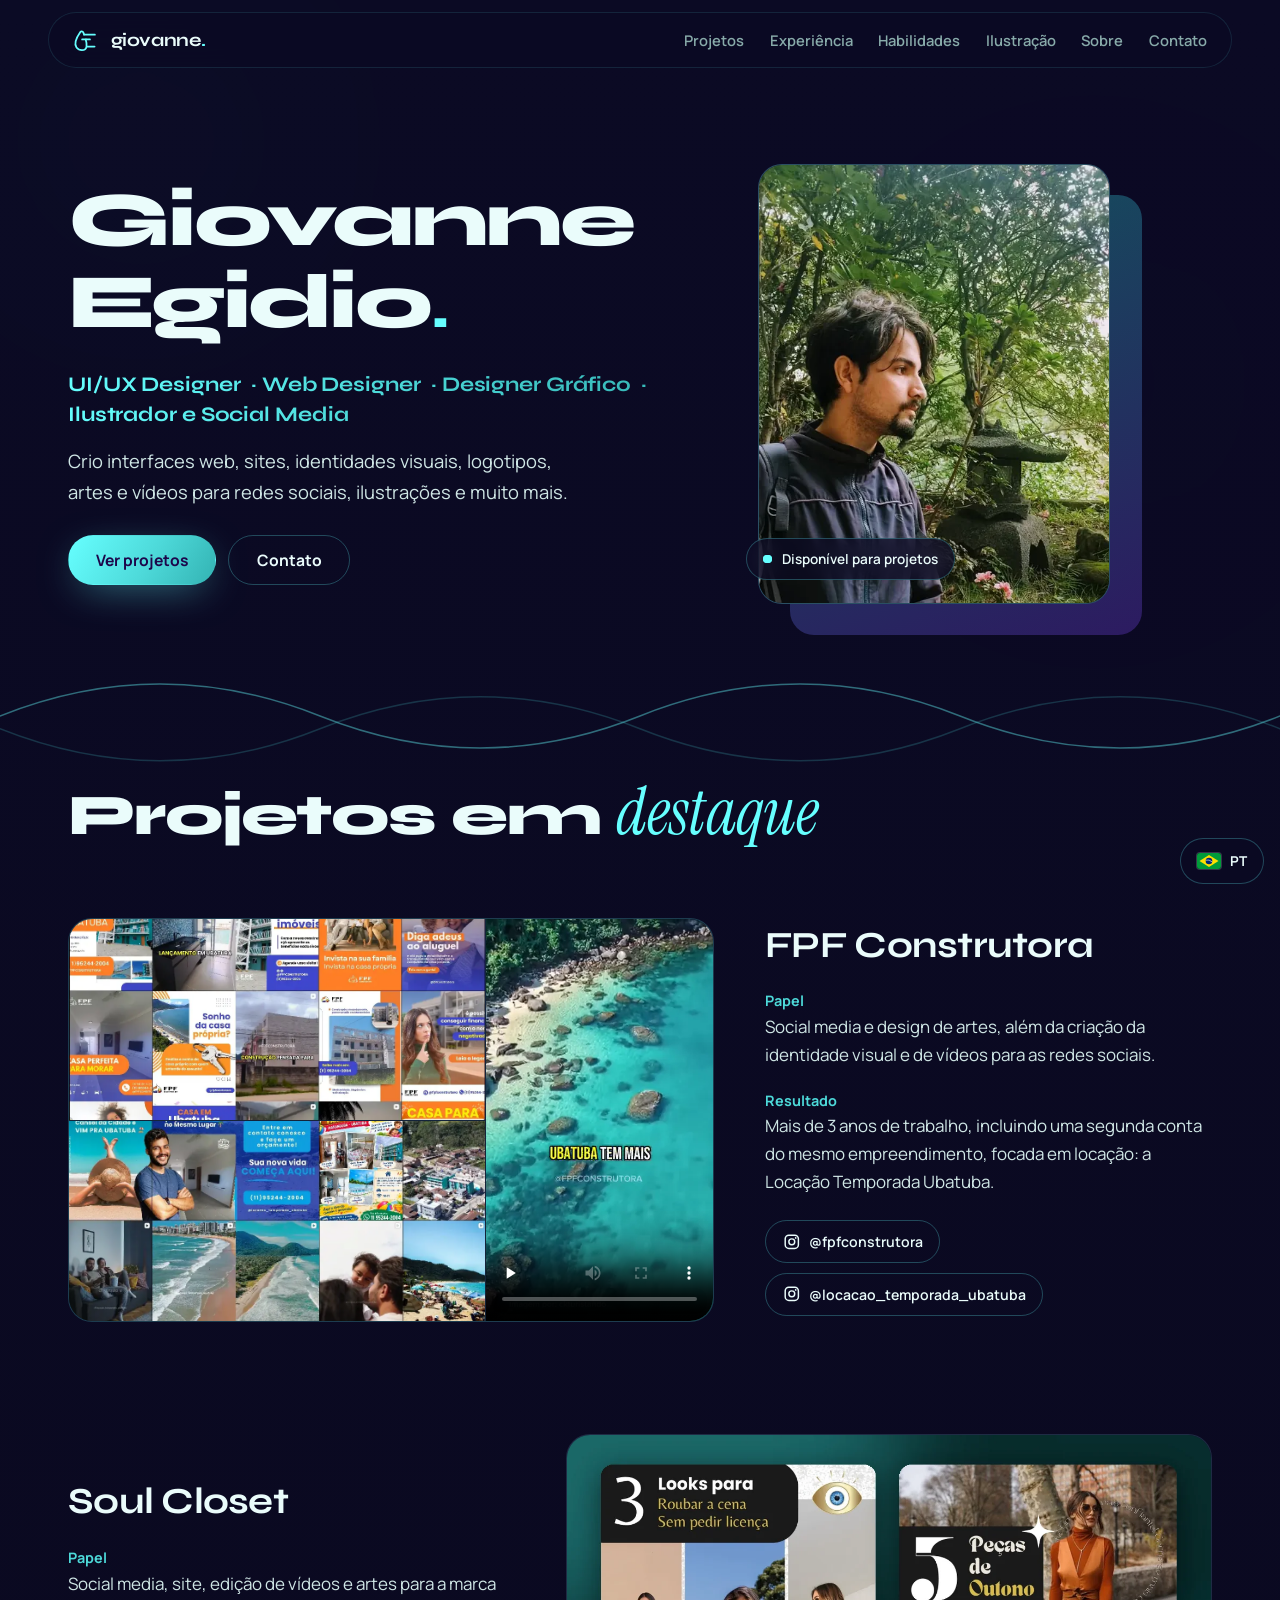
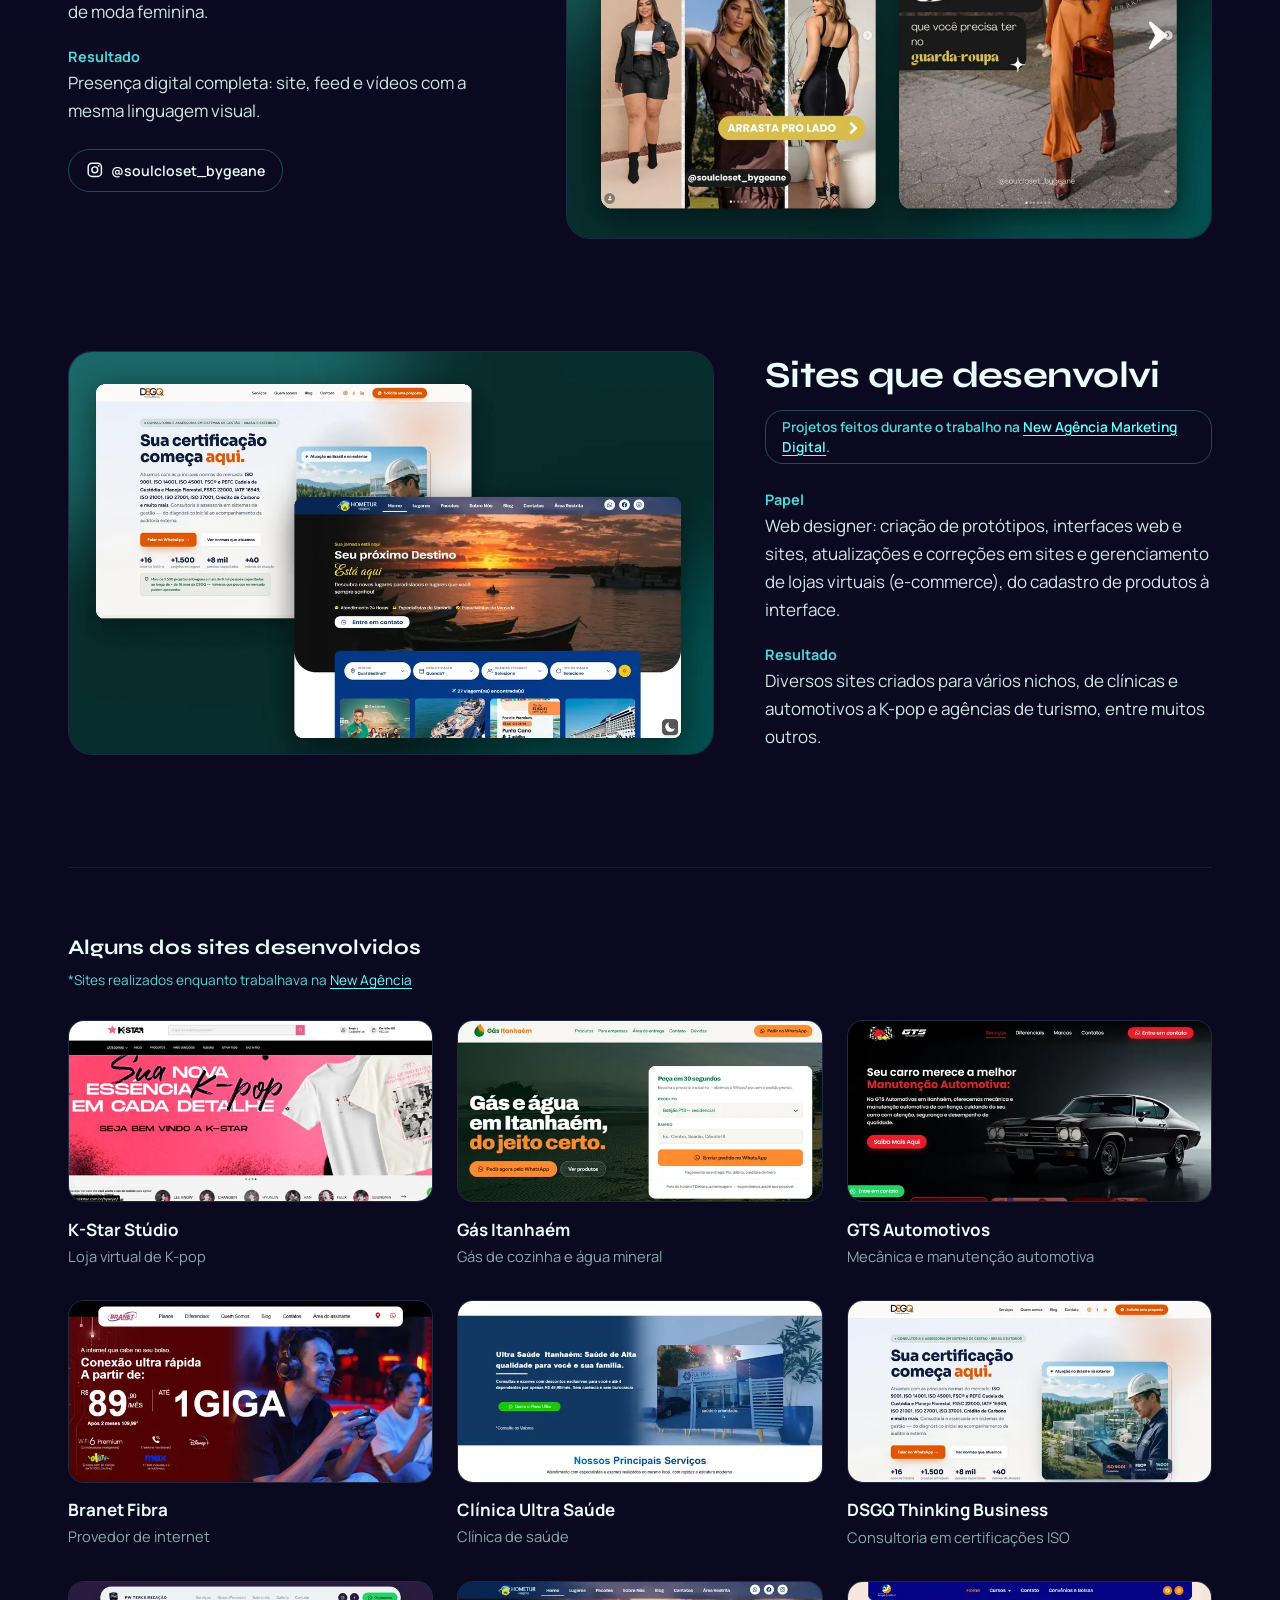
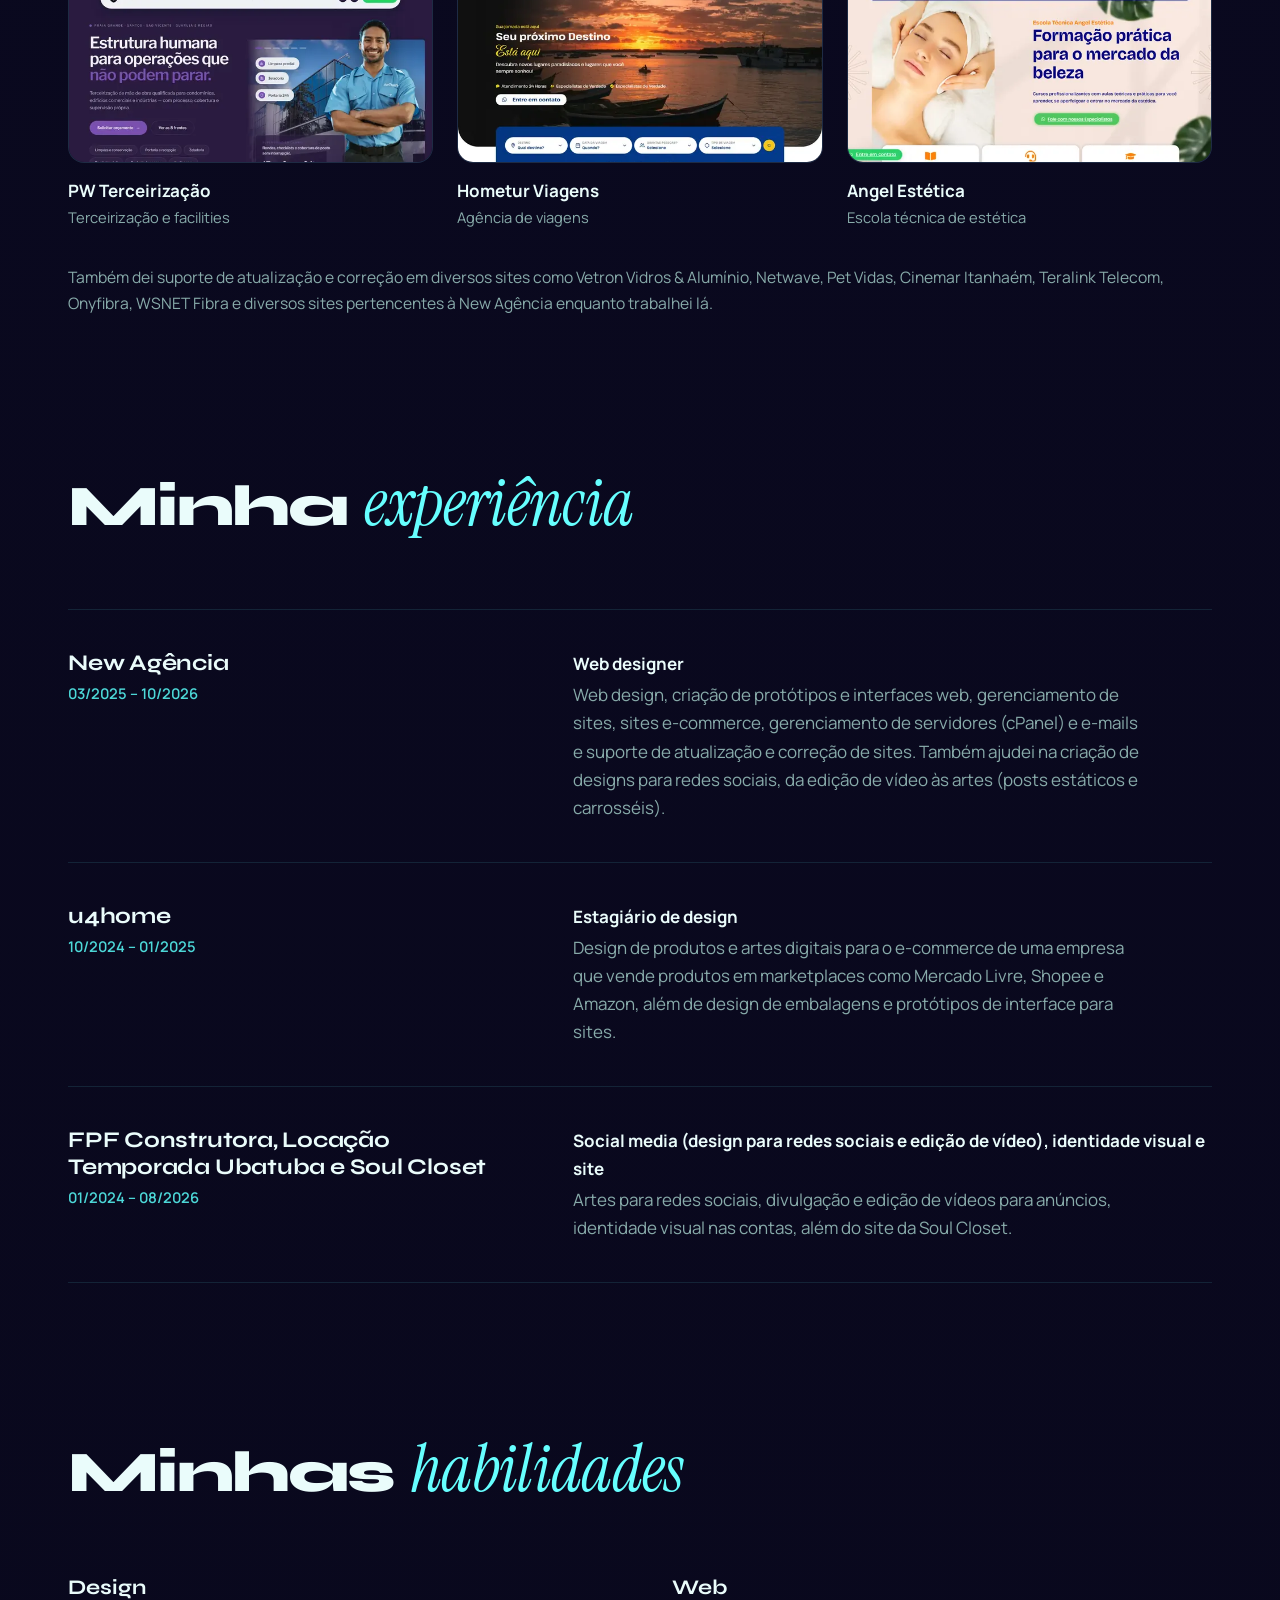
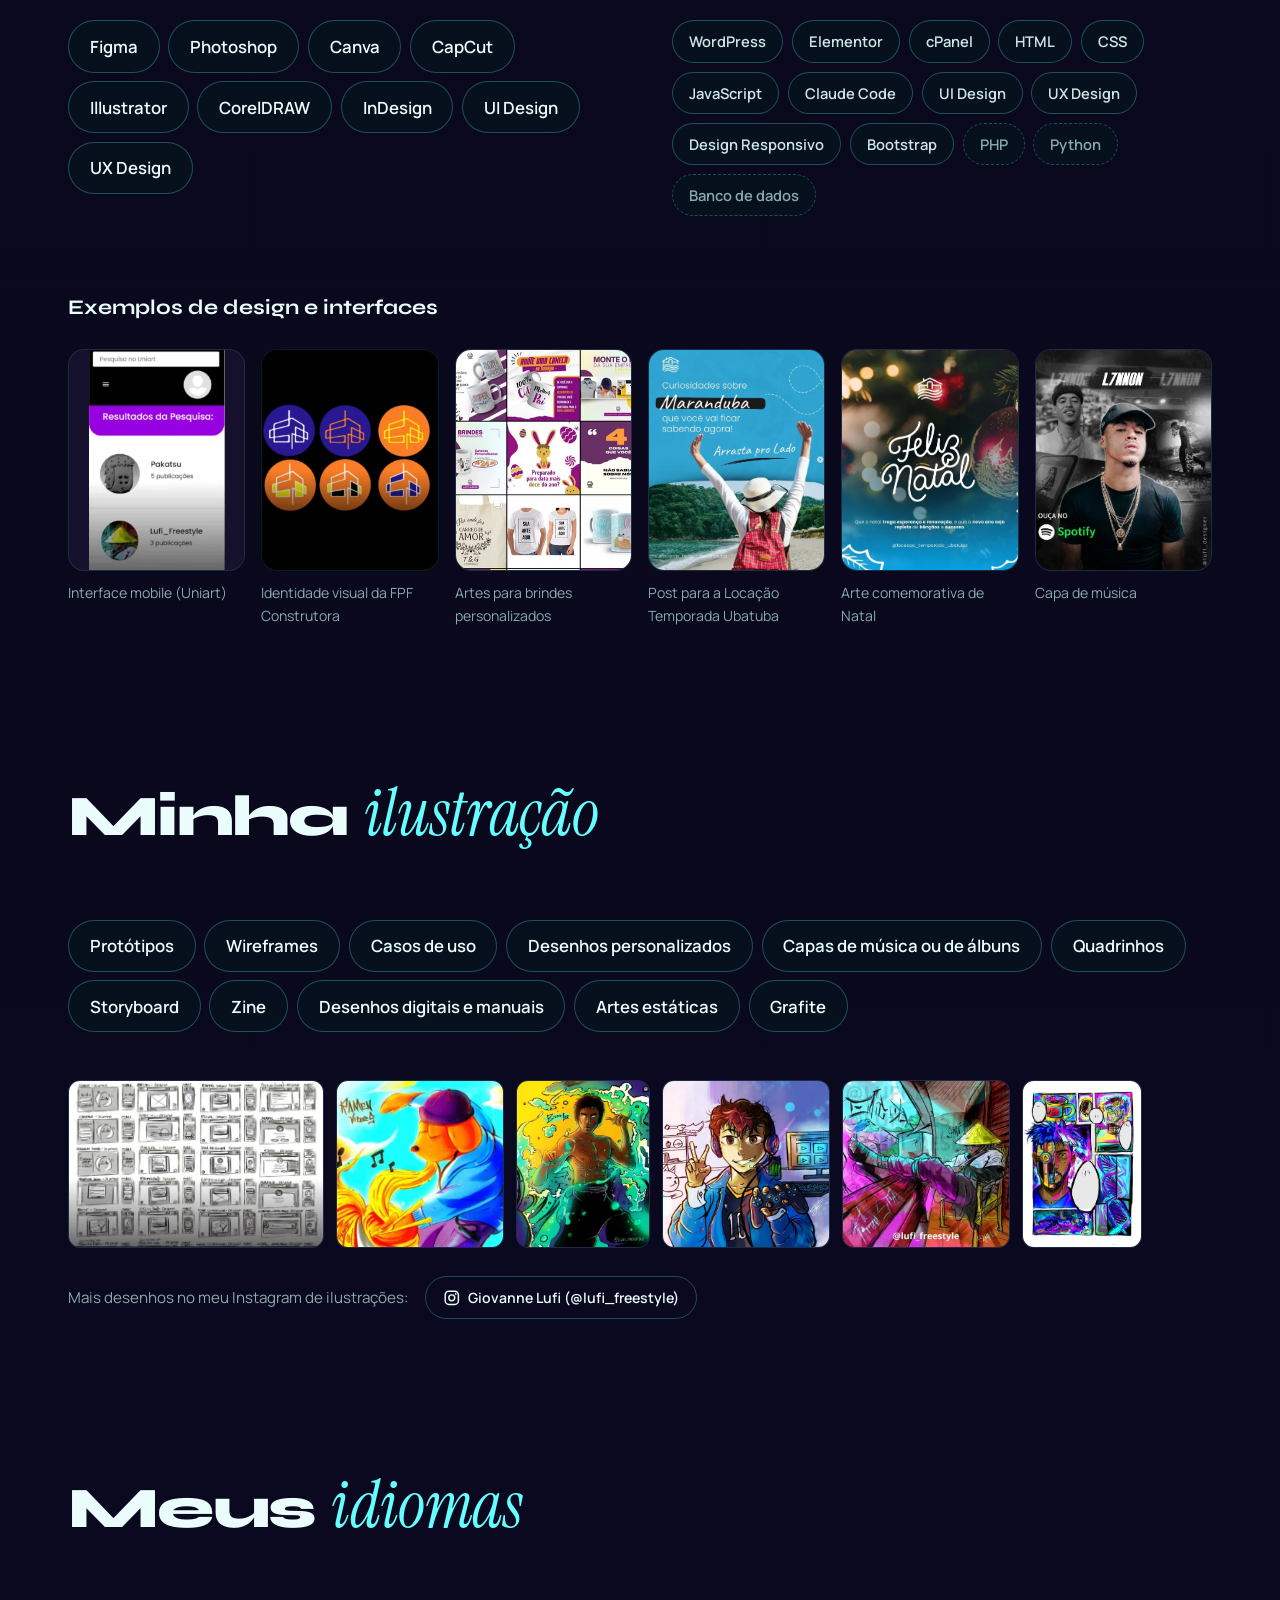
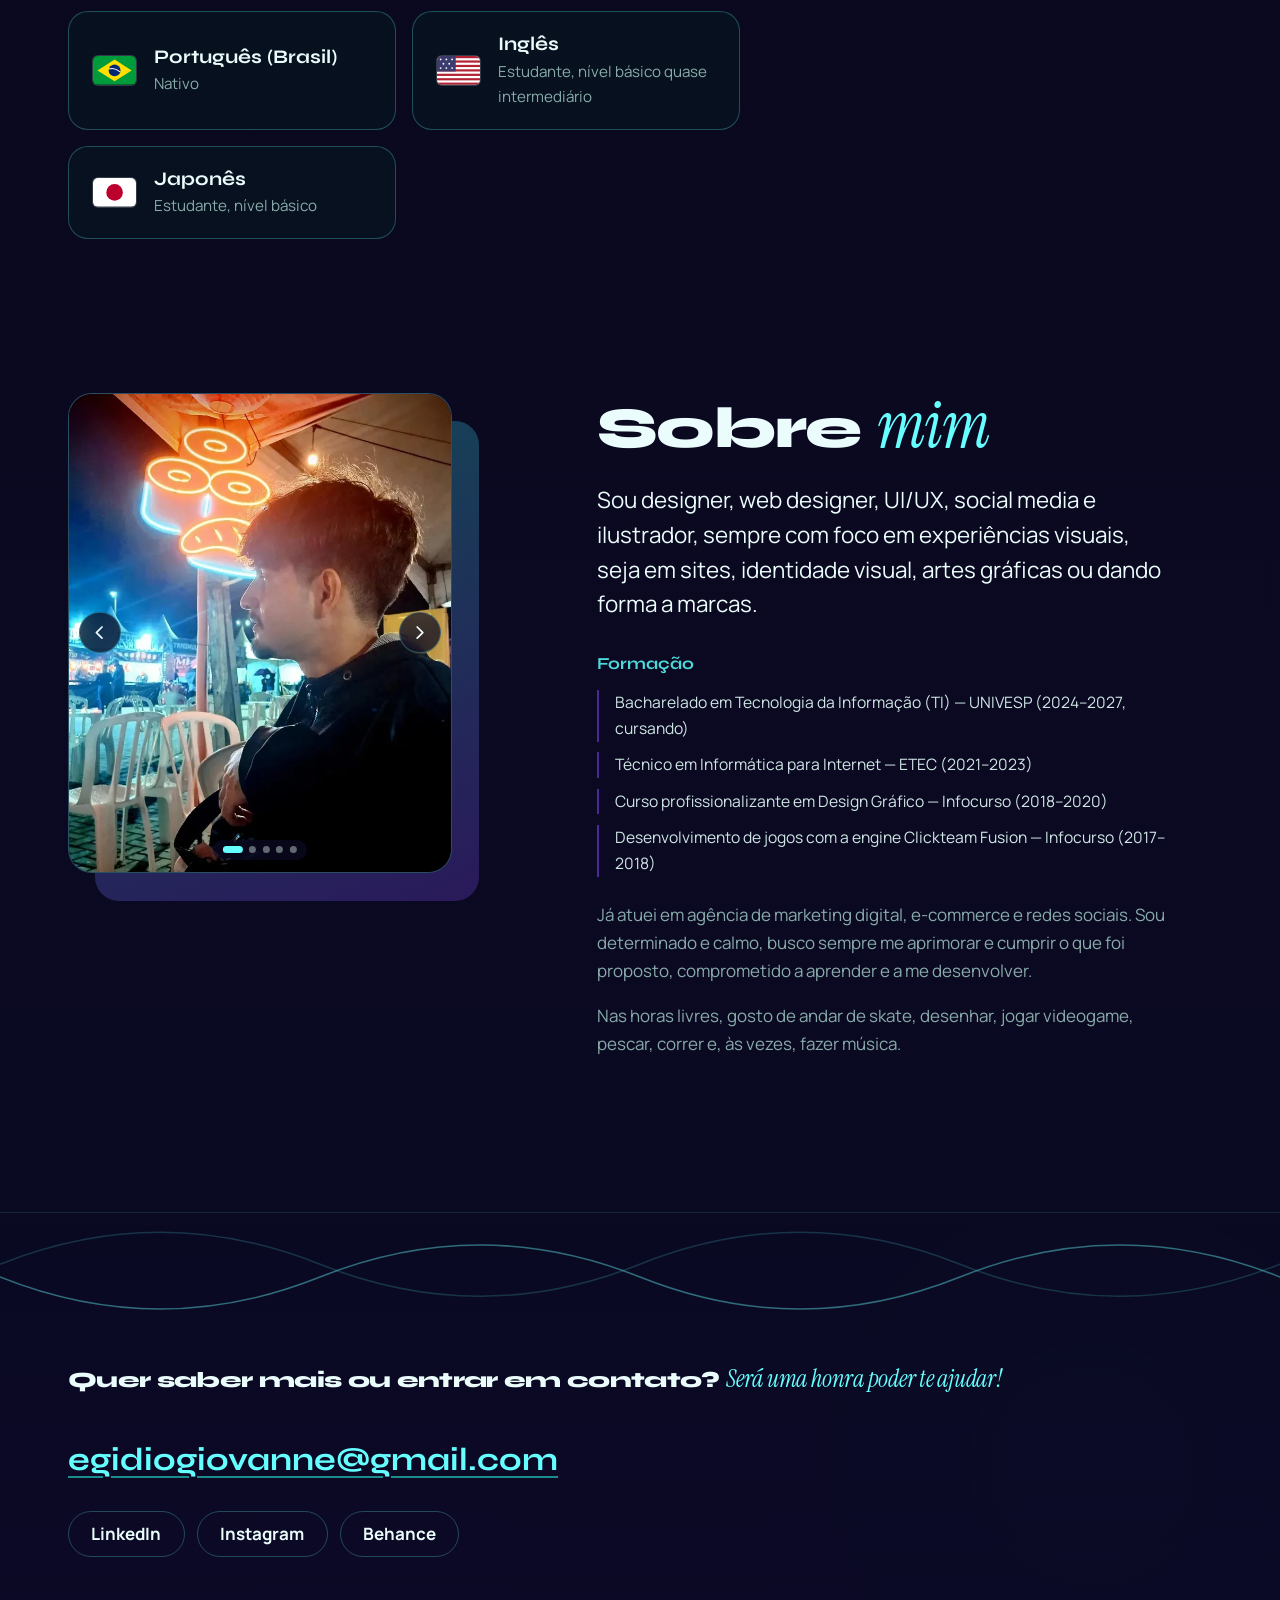
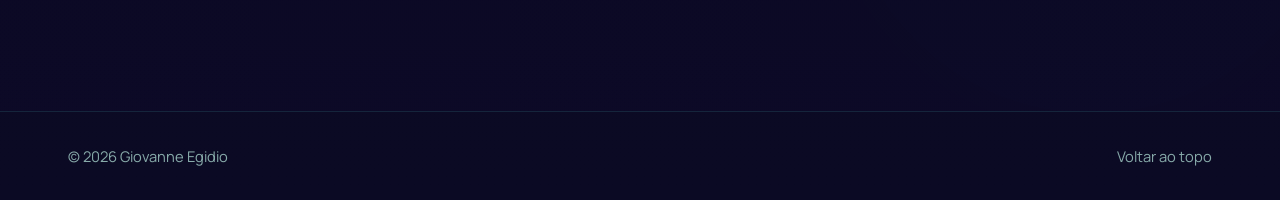
<file: index.html>
<!doctype html>
<html lang="pt-BR">
<head>
  <meta charset="utf-8">
  <meta name="viewport" content="width=device-width, initial-scale=1">
  <title>Giovanne Egidio — UI/UX Designer · Web Designer · Designer Gráfico</title>
  <meta name="description" content="Giovanne Egidio é designer, web designer e UI/UX. Interfaces web, sites, identidades visuais, artes para redes sociais e ilustrações.">
  <meta name="author" content="Giovanne Egidio">
  <meta name="theme-color" content="#0b0a24">
  <link rel="icon" href="favicon.svg" type="image/svg+xml">

  <meta property="og:type" content="website">
  <meta property="og:locale" content="pt_BR">
  <meta property="og:title" content="Giovanne Egidio — UI/UX Designer · Web Designer · Designer Gráfico">
  <meta property="og:description" content="Interfaces web, sites, identidades visuais, artes para redes sociais e ilustrações.">
  <meta property="og:image" content="assets/img/og.jpg">
  <meta name="twitter:card" content="summary_large_image">

  <link rel="preconnect" href="https://fonts.googleapis.com">
  <link rel="preconnect" href="https://fonts.gstatic.com" crossorigin>
  <link rel="stylesheet" href="https://fonts.googleapis.com/css2?family=Instrument+Serif:ital@1&family=Manrope:wght@400;500;600;700&family=Syne:wght@700;800&display=swap">
  <link rel="stylesheet" href="assets/css/style.css">

  <script type="application/ld+json">
  {
    "@context": "https://schema.org",
    "@type": "Person",
    "name": "Giovanne Egidio",
    "jobTitle": "UI/UX Designer, Web Designer, Designer Gráfico, Ilustrador e Social Media",
    "email": "mailto:egidiogiovanne@gmail.com",
    "knowsAbout": ["UI Design", "UX Design", "Web Design", "Design Gráfico", "Ilustração", "Social Media"],
    "sameAs": [
      "https://br.linkedin.com/in/giovanne-egidio-631203270",
      "https://www.behance.net/giovanneegidio",
      "https://www.instagram.com/giovanne_design/",
      "https://www.instagram.com/lufi_freestyle/"
    ]
  }
  </script>
  <script>document.documentElement.classList.add('js');</script>
</head>
<body>

<!-- Ícones e bandeiras (inline, sem requisições extras) -->
<svg width="0" height="0" style="position:absolute" aria-hidden="true" focusable="false">
  <symbol id="i-ig" viewBox="0 0 24 24"><rect x="3" y="3" width="18" height="18" rx="5" fill="none" stroke="currentColor" stroke-width="2"/><circle cx="12" cy="12" r="4" fill="none" stroke="currentColor" stroke-width="2"/><circle cx="17.3" cy="6.7" r="1.2" fill="currentColor"/></symbol>
  <symbol id="i-prev" viewBox="0 0 24 24"><path d="M15 5l-7 7 7 7" fill="none" stroke="currentColor" stroke-width="2.2" stroke-linecap="round" stroke-linejoin="round"/></symbol>
  <symbol id="i-next" viewBox="0 0 24 24"><path d="M9 5l7 7-7 7" fill="none" stroke="currentColor" stroke-width="2.2" stroke-linecap="round" stroke-linejoin="round"/></symbol>
  <symbol id="f-pt" viewBox="0 0 24 16"><rect width="24" height="16" fill="#009b3a"/><path d="M12 2l9.5 6L12 14 2.5 8z" fill="#fedf00"/><circle cx="12" cy="8" r="3.3" fill="#002776"/><path d="M8.9 7.2Q12 6.2 15.1 8.8" stroke="#fff" stroke-width=".6" fill="none"/></symbol>
  <symbol id="f-en" viewBox="0 0 24 16"><rect width="24" height="16" fill="#fff"/><g fill="#b22234"><rect y="0" width="24" height="1.23"/><rect y="2.46" width="24" height="1.23"/><rect y="4.92" width="24" height="1.23"/><rect y="7.38" width="24" height="1.23"/><rect y="9.85" width="24" height="1.23"/><rect y="12.31" width="24" height="1.23"/><rect y="14.77" width="24" height="1.23"/></g><rect width="10.4" height="8.6" fill="#3c3b6e"/><g fill="#fff"><circle cx="2" cy="1.9" r=".5"/><circle cx="5.2" cy="1.9" r=".5"/><circle cx="8.4" cy="1.9" r=".5"/><circle cx="3.6" cy="4.3" r=".5"/><circle cx="6.8" cy="4.3" r=".5"/><circle cx="2" cy="6.7" r=".5"/><circle cx="5.2" cy="6.7" r=".5"/><circle cx="8.4" cy="6.7" r=".5"/></g></symbol>
  <symbol id="f-es" viewBox="0 0 24 16"><rect width="24" height="16" fill="#c60b1e"/><rect y="4" width="24" height="8" fill="#ffc400"/></symbol>
  <symbol id="f-ja" viewBox="0 0 24 16"><rect width="24" height="16" fill="#fff"/><circle cx="12" cy="8" r="4.6" fill="#bc002d"/></symbol>
</svg>

<a class="skip" href="#conteudo" data-i18n="skip">Pular para o conteúdo</a>

<header class="nav" id="nav">
  <div class="container nav__inner">
    <a class="nav__logo" href="#topo" aria-label="Giovanne Egidio">
      <svg class="nav__mark" viewBox="0 0 180 180" fill="none" aria-hidden="true"><path d="M86.5 63C84.0584 56.5401 81.643 50.862 79.5358 46.212C76.5611 39.6477 67.8588 39.0259 63.7458 44.9438C-3.04672 141.046 69.8274 147.235 72.7901 147.227C105.153 147.136 102.328 114.436 93 83.5" stroke-width="10" stroke="#66FFFF"/>
<path d="M145.818 65C148.579 65 150.818 62.7614 150.818 60C150.818 57.2386 148.579 55 145.818 55L145.818 60L145.818 65ZM81.8175 60V65L145.818 65L145.818 60L145.818 55L81.8175 55V60Z" fill="#66FFFF"/>
<path d="M73.8175 87L117.818 87" stroke-width="10" stroke-linecap="round" stroke="#66FFFF"/>
<path d="M144 132C146.761 132 149 129.761 149 127C149 124.239 146.761 122 144 122L144 127L144 132ZM101 127L101 132L122.5 132L122.5 127L122.5 122L101 122L101 127ZM122.5 127L122.5 132L144 132L144 127L144 122L122.5 122L122.5 127Z" fill="#66FFFF"/></svg>
      <span>giovanne<b>.</b></span>
    </a>
    <button class="nav__toggle" type="button" aria-expanded="false" aria-controls="menu" data-i18n="nav.menu">Menu</button>
    <nav class="nav__menu" id="menu" aria-label="Principal">
      <a href="#projetos" data-i18n="nav.projects">Projetos</a>
      <a href="#experiencia" data-i18n="nav.experience">Experiência</a>
      <a href="#habilidades" data-i18n="nav.skills">Habilidades</a>
      <a href="#ilustracao" data-i18n="nav.illustration">Ilustração</a>
      <a href="#sobre" data-i18n="nav.about">Sobre</a>
      <a href="#contato" data-i18n="nav.contact">Contato</a>
    </nav>
  </div>
</header>

<main id="conteudo">

  <!-- Hero -->
  <section class="hero" id="topo">
    <div class="hero__bg" aria-hidden="true">
      <span class="hero__glow hero__glow--1"></span>
      <span class="hero__glow hero__glow--2"></span>
    </div>
    <div class="container hero__grid">
      <div class="hero__content">
        <h1 class="hero__name">
          <span class="hero__line"><span>Giovanne</span></span>
          <span class="hero__line"><span>Egidio<b>.</b></span></span>
        </h1>
        <p class="hero__role">
          <span data-i18n="hero.r1">UI/UX Designer</span>
          <span data-i18n="hero.r2">Web Designer</span>
          <span data-i18n="hero.r3">Designer Gráfico</span>
          <span data-i18n="hero.r4">Ilustrador e Social Media</span>
        </p>
        <p class="hero__value" data-i18n="hero.value">Crio interfaces web, sites, identidades visuais, logotipos, artes e vídeos para redes sociais, ilustrações e muito mais.</p>
        <div class="hero__actions">
          <a class="btn btn--solid" href="#projetos" data-i18n="hero.cta1">Ver projetos</a>
          <a class="btn btn--line" href="#contato" data-i18n="hero.cta2">Contato</a>
        </div>
      </div>
      <div class="hero__visual">
        <div class="photo">
          <img src="assets/img/hero.webp" alt="Retrato de Giovanne Egidio" width="480" height="600" fetchpriority="high" decoding="async">
          <span class="photo__tag"><span class="pulse"></span><span data-i18n="hero.tag">Disponível para projetos</span></span>
        </div>
      </div>
    </div>
    <div class="waves" aria-hidden="true">
      <svg class="waves__a" viewBox="0 0 2880 120" preserveAspectRatio="none"><path d="M0 60Q180 0 360 60T720 60T1080 60T1440 60T1800 60T2160 60T2520 60T2880 60"/></svg>
      <svg class="waves__b" viewBox="0 0 2880 120" preserveAspectRatio="none"><path d="M0 72Q180 132 360 72T720 72T1080 72T1440 72T1800 72T2160 72T2520 72T2880 72"/></svg>
    </div>
  </section>

  <!-- Projetos em destaque -->
  <section class="section" id="projetos" aria-labelledby="t-projetos">
    <div class="container">
      <h2 class="title" id="t-projetos" data-i18n="proj.title">Projetos em <em>destaque</em></h2>

      <article class="project">
        <figure class="project__media project__media--fpf">
          <img class="fpf__feed" src="assets/img/projetos/fpf-feed.webp" alt="Artes criadas para o Instagram da FPF Construtora" width="974" height="637" loading="lazy" decoding="async">
          <img class="fpf__loc" src="assets/img/projetos/locacao-feed.webp" alt="Artes criadas para o Instagram da Locação Temporada Ubatuba" width="968" height="516" loading="lazy" decoding="async">
          <video class="fpf__reel" controls preload="none" playsinline poster="assets/img/projetos/fpf-reel-poster.webp" width="360" height="640" aria-label="Vídeo editado para a FPF Construtora">
            <source src="assets/video/fpf-reel.mp4" type="video/mp4">
          </video>
        </figure>
        <div class="project__text">
          <h3>FPF Construtora</h3>
          <dl class="facts">
            <div><dt data-i18n="facts.role">Papel</dt><dd data-i18n="fpf.role">Social media e design de artes, além da criação da identidade visual e de vídeos para as redes sociais.</dd></div>
            <div><dt data-i18n="facts.result">Resultado</dt><dd data-i18n="fpf.result">Mais de 3 anos de trabalho, incluindo uma segunda conta do mesmo empreendimento, focada em locação: a Locação Temporada Ubatuba.</dd></div>
          </dl>
          <div class="ig">
            <a class="ig__link" href="https://www.instagram.com/fpfconstrutora/" target="_blank" rel="noopener"><svg aria-hidden="true"><use href="#i-ig"/></svg>@fpfconstrutora</a>
            <a class="ig__link" href="https://www.instagram.com/locacao_temporada_ubatuba/" target="_blank" rel="noopener"><svg aria-hidden="true"><use href="#i-ig"/></svg>@locacao_temporada_ubatuba</a>
          </div>
        </div>
      </article>

      <article class="project">
        <figure class="project__media">
          <img src="assets/img/projetos/soul-closet.webp" alt="Artes criadas para o Instagram da Soul Closet, marca de moda feminina" width="1200" height="750" loading="lazy" decoding="async">
        </figure>
        <div class="project__text">
          <h3>Soul Closet</h3>
          <dl class="facts">
            <div><dt data-i18n="facts.role">Papel</dt><dd data-i18n="soul.role">Social media, site, edição de vídeos e artes para a marca de moda feminina.</dd></div>
            <div><dt data-i18n="facts.result">Resultado</dt><dd data-i18n="soul.result">Presença digital completa: site, feed e vídeos com a mesma linguagem visual.</dd></div>
          </dl>
          <div class="ig">
            <a class="ig__link" href="https://www.instagram.com/soulcloset_bygeane" target="_blank" rel="noopener"><svg aria-hidden="true"><use href="#i-ig"/></svg>@soulcloset_bygeane</a>
          </div>
        </div>
      </article>

      <article class="project">
        <figure class="project__media">
          <img src="assets/img/projetos/new-agencia.webp" alt="Telas dos sites da DSGQ e da Hometur" width="1200" height="750" loading="lazy" decoding="async">
        </figure>
        <div class="project__text">
          <h3 data-i18n="sites.h3">Sites que desenvolvi</h3>
          <p class="project__note" data-i18n="sites.note">Projetos feitos durante o trabalho na <a href="https://newagencia.com.br/" target="_blank" rel="noopener">New Agência Marketing Digital</a>.</p>
          <dl class="facts">
            <div><dt data-i18n="facts.role">Papel</dt><dd data-i18n="sites.role">Web designer: criação de protótipos, interfaces web e sites, atualizações e correções em sites e gerenciamento de lojas virtuais (e-commerce), do cadastro de produtos à interface.</dd></div>
            <div><dt data-i18n="facts.result">Resultado</dt><dd data-i18n="sites.result">Diversos sites criados para vários nichos, de clínicas e automotivos a K-pop e agências de turismo, entre muitos outros.</dd></div>
          </dl>
        </div>
      </article>

      <div class="sites">
        <h3 class="sites__title" data-i18n="grid.title">Alguns dos sites desenvolvidos</h3>
        <p class="sites__obs" data-i18n="grid.note">*Sites realizados enquanto trabalhava na <a href="https://newagencia.com.br/" target="_blank" rel="noopener">New Agência</a></p>
        <ul class="sites__grid">
          <li><a href="https://usekstar.com.br/" target="_blank" rel="noopener">
            <img src="assets/img/sites/kstar.webp" alt="K-Star Stúdio" width="640" height="320" loading="lazy" decoding="async">
            <span class="sites__name">K-Star Stúdio</span><span class="sites__kind" data-i18n="kind.kstar">Loja virtual de K-pop</span></a></li>
          <li><a href="https://gasitanhaem.com.br/" target="_blank" rel="noopener">
            <img src="assets/img/sites/gas.webp" alt="Gás Itanhaém" width="640" height="320" loading="lazy" decoding="async">
            <span class="sites__name">Gás Itanhaém</span><span class="sites__kind" data-i18n="kind.gas">Gás de cozinha e água mineral</span></a></li>
          <li><a href="https://gtsautomotivos.com.br/" target="_blank" rel="noopener">
            <img src="assets/img/sites/gts.webp" alt="GTS Automotivos" width="640" height="320" loading="lazy" decoding="async">
            <span class="sites__name">GTS Automotivos</span><span class="sites__kind" data-i18n="kind.gts">Mecânica e manutenção automotiva</span></a></li>
          <li><a href="https://www.branetfibra.com.br/" target="_blank" rel="noopener">
            <img src="assets/img/sites/branet.webp" alt="Branet Fibra" width="640" height="320" loading="lazy" decoding="async">
            <span class="sites__name">Branet Fibra</span><span class="sites__kind" data-i18n="kind.branet">Provedor de internet</span></a></li>
          <li><a href="http://ultrasaudeitanhaem.com.br/" target="_blank" rel="noopener">
            <img src="assets/img/sites/ultrasaude.webp" alt="Clínica Ultra Saúde" width="640" height="320" loading="lazy" decoding="async">
            <span class="sites__name">Clínica Ultra Saúde</span><span class="sites__kind" data-i18n="kind.ultra">Clínica de saúde</span></a></li>
          <li><a href="https://www.grupodsgq.com.br/" target="_blank" rel="noopener">
            <img src="assets/img/sites/dsgq.webp" alt="DSGQ Thinking Business" width="640" height="320" loading="lazy" decoding="async">
            <span class="sites__name">DSGQ Thinking Business</span><span class="sites__kind" data-i18n="kind.dsgq">Consultoria em certificações ISO</span></a></li>
          <li><a href="https://www.wpterceirizacao.com.br/" target="_blank" rel="noopener">
            <img src="assets/img/sites/wp.webp" alt="PW Terceirização" width="640" height="320" loading="lazy" decoding="async">
            <span class="sites__name">PW Terceirização</span><span class="sites__kind" data-i18n="kind.pw">Terceirização e facilities</span></a></li>
          <li><a href="https://hometur.com.br/" target="_blank" rel="noopener">
            <img src="assets/img/sites/hometur.webp" alt="Hometur Viagens" width="640" height="320" loading="lazy" decoding="async">
            <span class="sites__name">Hometur Viagens</span><span class="sites__kind" data-i18n="kind.hometur">Agência de viagens</span></a></li>
          <li><a href="http://angelestetica.com.br/" target="_blank" rel="noopener">
            <img src="assets/img/sites/angel.webp" alt="Angel Estética" width="640" height="320" loading="lazy" decoding="async">
            <span class="sites__name">Angel Estética</span><span class="sites__kind" data-i18n="kind.angel">Escola técnica de estética</span></a></li>
        </ul>
        <p class="sites__more" data-i18n="sites.more">Também dei suporte de atualização e correção em diversos sites como Vetron Vidros &amp; Alumínio, Netwave, Pet Vidas, Cinemar Itanhaém, Teralink Telecom, Onyfibra, WSNET Fibra e diversos sites pertencentes à New Agência enquanto trabalhei lá.</p>
      </div>
    </div>
  </section>

  <!-- Experiência -->
  <section class="section" id="experiencia" aria-labelledby="t-exp">
    <div class="container">
      <h2 class="title" id="t-exp" data-i18n="exp.title">Minha <em>experiência</em></h2>
      <ol class="jobs">
        <li class="job">
          <div class="job__who">
            <h3>New Agência</h3>
            <p>03/2025 – 10/2026</p>
          </div>
          <div class="job__what">
            <p class="job__role" data-i18n="job1.role">Web designer</p>
            <p data-i18n="job1.text">Web design, criação de protótipos e interfaces web, gerenciamento de sites, sites e-commerce, gerenciamento de servidores (cPanel) e e-mails e suporte de atualização e correção de sites. Também ajudei na criação de designs para redes sociais, da edição de vídeo às artes (posts estáticos e carrosséis).</p>
          </div>
        </li>
        <li class="job">
          <div class="job__who">
            <h3>u4home</h3>
            <p>10/2024 – 01/2025</p>
          </div>
          <div class="job__what">
            <p class="job__role" data-i18n="job2.role">Estagiário de design</p>
            <p data-i18n="job2.text">Design de produtos e artes digitais para o e-commerce de uma empresa que vende produtos em marketplaces como Mercado Livre, Shopee e Amazon, além de design de embalagens e protótipos de interface para sites.</p>
          </div>
        </li>
        <li class="job">
          <div class="job__who">
            <h3 data-i18n="job3.h3">FPF Construtora, Locação Temporada Ubatuba e Soul Closet</h3>
            <p>01/2024 – 08/2026</p>
          </div>
          <div class="job__what">
            <p class="job__role" data-i18n="job3.role">Social media (design para redes sociais e edição de vídeo), identidade visual e site</p>
            <p data-i18n="job3.text">Artes para redes sociais, divulgação e edição de vídeos para anúncios, identidade visual nas contas, além do site da Soul Closet.</p>
          </div>
        </li>
      </ol>
    </div>
  </section>

  <!-- Habilidades -->
  <section class="section" id="habilidades" aria-labelledby="t-skills">
    <div class="container">
      <h2 class="title" id="t-skills" data-i18n="skills.title">Minhas <em>habilidades</em></h2>

      <div class="skills">
        <div class="skills__group">
          <h3>Design</h3>
          <ul class="chips chips--lg"><li>Figma</li><li>Photoshop</li><li>Canva</li><li>CapCut</li><li>Illustrator</li><li>CorelDRAW</li><li>InDesign</li><li>UI Design</li><li>UX Design</li></ul>
        </div>
        <div class="skills__group">
          <h3>Web</h3>
          <ul class="chips"><li>WordPress</li><li>Elementor</li><li>cPanel</li><li>HTML</li><li>CSS</li><li>JavaScript</li><li>Claude Code</li><li>UI Design</li><li>UX Design</li><li data-i18n="chip.resp">Design Responsivo</li><li>Bootstrap</li><li class="chips__soft">PHP</li><li class="chips__soft">Python</li><li class="chips__soft" data-i18n="chip.db">Banco de dados</li></ul>
        </div>
      </div>

      <h3 class="subtitle" data-i18n="gal.title">Exemplos de design e interfaces</h3>
      <ul class="gallery">
        <li><figure><span class="gallery__img gallery__img--contain"><img src="assets/img/exemplos/ex-uniart.webp" alt="Interface mobile do Uniart" width="219" height="353" loading="lazy" decoding="async"></span><figcaption data-i18n="gal.uniart">Interface mobile (Uniart)</figcaption></figure></li>
        <li><figure><span class="gallery__img gallery__img--black"><img src="assets/img/exemplos/ex-fpf-identidade.webp" alt="Variações do logotipo da FPF Construtora" width="548" height="346" loading="lazy" decoding="async"></span><figcaption data-i18n="gal.fpf">Identidade visual da FPF Construtora</figcaption></figure></li>
        <li><figure><span class="gallery__img"><img src="assets/img/exemplos/ex-brindes.webp" alt="Artes para brindes personalizados" width="400" height="400" loading="lazy" decoding="async"></span><figcaption data-i18n="gal.brindes">Artes para brindes personalizados</figcaption></figure></li>
        <li><figure><span class="gallery__img"><img src="assets/img/exemplos/ex-maranduba.webp" alt="Post de curiosidades para a Locação Temporada Ubatuba" width="457" height="565" loading="lazy" decoding="async"></span><figcaption data-i18n="gal.post">Post para a Locação Temporada Ubatuba</figcaption></figure></li>
        <li><figure><span class="gallery__img"><img src="assets/img/exemplos/ex-natal.webp" alt="Arte de Natal para a Locação Temporada Ubatuba" width="573" height="570" loading="lazy" decoding="async"></span><figcaption data-i18n="gal.natal">Arte comemorativa de Natal</figcaption></figure></li>
        <li><figure><span class="gallery__img"><img src="assets/img/exemplos/il-capa-musica.webp" alt="Capa de música com foto em preto e branco" width="457" height="567" loading="lazy" decoding="async"></span><figcaption data-i18n="ill.cap2">Capa de música</figcaption></figure></li>
      </ul>
    </div>
  </section>

  <!-- Ilustração -->
  <section class="section" id="ilustracao" aria-labelledby="t-ill">
    <div class="container">
      <h2 class="title" id="t-ill" data-i18n="ill.title">Minha <em>ilustração</em></h2>
      <ul class="chips chips--lg ill__chips">
        <li data-i18n="ill.1">Protótipos</li><li>Wireframes</li><li data-i18n="ill.3">Casos de uso</li><li data-i18n="ill.4">Desenhos personalizados</li><li data-i18n="ill.5">Capas de música ou de álbuns</li><li data-i18n="ill.6">Quadrinhos</li><li>Storyboard</li><li>Zine</li><li data-i18n="ill.9">Desenhos digitais e manuais</li><li data-i18n="ill.10">Artes estáticas</li><li data-i18n="ill.11">Grafite</li>
      </ul>
      <ul class="ill__grid">
        <li><img src="assets/img/exemplos/il-wireframes.webp" alt="Rascunhos de wireframes de telas desktop e mobile" width="533" height="349" loading="lazy" decoding="async"></li>
        <li><img src="assets/img/exemplos/il-ramen.webp" alt="Ilustração de um cachorro de boné comendo ramen, com a frase Ramen Vibes" width="399" height="399" loading="lazy" decoding="async"></li>
        <li><img src="assets/img/exemplos/il-bruce-lee.webp" alt="Ilustração digital de Bruce Lee cercado por ondas coloridas" width="368" height="460" loading="lazy" decoding="async"></li>
        <li><img src="assets/img/exemplos/il-gamer.webp" alt="Ilustração de um gamer com headset e controle na mão" width="460" height="460" loading="lazy" decoding="async"></li>
        <li><img src="assets/img/exemplos/il-lufi-freestyle.webp" alt="Ilustração colorida de um personagem de chapéu cônico sentado com a perna esticada" width="460" height="460" loading="lazy" decoding="async"></li>
        <li><img src="assets/img/exemplos/il-quadrinho.webp" alt="Página de quadrinho colorida com um personagem meio humano, meio máquina" width="325" height="460" loading="lazy" decoding="async"></li>
      </ul>
      <p class="ill__more">
        <span data-i18n="ill.more">Mais desenhos no meu Instagram de ilustrações:</span>
        <a class="ig__link" href="https://www.instagram.com/lufi_freestyle/" target="_blank" rel="noopener"><svg aria-hidden="true"><use href="#i-ig"/></svg>Giovanne Lufi (@lufi_freestyle)</a>
      </p>
    </div>
  </section>

  <!-- Idiomas -->
  <section class="section" id="idiomas" aria-labelledby="t-lang">
    <div class="container">
      <h2 class="title" id="t-lang" data-i18n="lang.title">Meus <em>idiomas</em></h2>
      <ul class="langs">
        <li class="langs__item" lang="pt-BR">
          <svg class="flag flag--lg" aria-hidden="true"><use href="#f-pt"/></svg>
          <div><h3>Português (Brasil)</h3><p>Nativo</p></div>
        </li>
        <li class="langs__item">
          <svg class="flag flag--lg" aria-hidden="true"><use href="#f-en"/></svg>
          <div><h3 data-i18n="lang.en">Inglês</h3><p data-i18n="lang.en.lvl">Estudante, nível básico quase intermediário</p></div>
        </li>
        <li class="langs__item">
          <svg class="flag flag--lg" aria-hidden="true"><use href="#f-ja"/></svg>
          <div><h3 data-i18n="lang.ja">Japonês</h3><p data-i18n="lang.ja.lvl">Estudante, nível básico</p></div>
        </li>
      </ul>
    </div>
  </section>

  <!-- Sobre -->
  <section class="section" id="sobre" aria-labelledby="t-sobre">
    <div class="container about">
      <div class="carousel" data-carousel role="group" aria-roledescription="carrossel" aria-label="Fotos pessoais" data-i18n-aria="car.label">
        <div class="carousel__track" tabindex="0">
          <figure class="carousel__slide"><img src="assets/img/sobre/1-neon.webp" alt="Retrato de Giovanne em uma feira à noite, ao lado de um letreiro de neon" width="520" height="924" loading="lazy" decoding="async" style="object-position:50% 30%"></figure>
          <figure class="carousel__slide"><img src="assets/img/sobre/2-desenho.webp" alt="Giovanne desenhando com caneta em uma folha de papel" width="520" height="698" loading="lazy" decoding="async" style="object-position:50% 25%"></figure>
          <figure class="carousel__slide"><img src="assets/img/sobre/3-corrida.webp" alt="Giovanne correndo em uma prova à noite" width="520" height="778" loading="lazy" decoding="async" style="object-position:50% 40%"></figure>
          <figure class="carousel__slide"><img src="assets/img/sobre/4-skate.webp" alt="Giovanne andando de skate" width="520" height="926" loading="lazy" decoding="async" style="object-position:50% 62%"></figure>
          <figure class="carousel__slide"><img src="assets/img/sobre/5-graffiti.webp" alt="Giovanne ao lado de um grafite que fez em um muro" width="520" height="522" loading="lazy" decoding="async" style="object-position:50% 40%"></figure>
        </div>
        <button class="carousel__btn carousel__btn--prev" type="button" aria-label="Foto anterior" data-i18n-aria="car.prev"><svg aria-hidden="true"><use href="#i-prev"/></svg></button>
        <button class="carousel__btn carousel__btn--next" type="button" aria-label="Próxima foto" data-i18n-aria="car.next"><svg aria-hidden="true"><use href="#i-next"/></svg></button>
        <div class="carousel__dots" aria-hidden="true"></div>
      </div>
      <div class="about__text">
        <h2 class="title" id="t-sobre" data-i18n="about.title">Sobre <em>mim</em></h2>
        <p class="about__lead" data-i18n="about.lead">Sou designer, web designer, UI/UX, social media e ilustrador, sempre com foco em experiências visuais, seja em sites, identidade visual, artes gráficas ou dando forma a marcas.</p>
        <h3 class="about__sub" data-i18n="about.edu">Formação</h3>
        <ul class="edu">
          <li data-i18n="edu.2">Bacharelado em Tecnologia da Informação (TI) — UNIVESP (2024–2027, cursando)</li>
          <li data-i18n="edu.1">Técnico em Informática para Internet — ETEC (2021–2023)</li>
          <li data-i18n="edu.3">Curso profissionalizante em Design Gráfico — Infocurso (2018–2020)</li>
          <li data-i18n="edu.4">Desenvolvimento de jogos com a engine Clickteam Fusion — Infocurso (2017–2018)</li>
        </ul>
        <p data-i18n="about.p2">Já atuei em agência de marketing digital, e-commerce e redes sociais. Sou determinado e calmo, busco sempre me aprimorar e cumprir o que foi proposto, comprometido a aprender e a me desenvolver.</p>
        <p data-i18n="about.p3">Nas horas livres, gosto de andar de skate, desenhar, jogar videogame, pescar, correr e, às vezes, fazer música.</p>
      </div>
    </div>
  </section>

  <!-- Contato -->
  <section class="section contact" id="contato" aria-labelledby="t-contato">
    <div class="contact__glow" aria-hidden="true"></div>
    <div class="waves waves--top" aria-hidden="true">
      <svg class="waves__a" viewBox="0 0 2880 120" preserveAspectRatio="none"><path d="M0 60Q180 0 360 60T720 60T1080 60T1440 60T1800 60T2160 60T2520 60T2880 60"/></svg>
      <svg class="waves__b" viewBox="0 0 2880 120" preserveAspectRatio="none"><path d="M0 72Q180 132 360 72T720 72T1080 72T1440 72T1800 72T2160 72T2520 72T2880 72"/></svg>
    </div>
    <div class="container">
      <h2 class="contact__title" id="t-contato" data-i18n="contact.title">Quer saber mais ou entrar em contato? <em>Será uma honra poder te ajudar!</em></h2>
      <a class="contact__mail" href="mailto:egidiogiovanne@gmail.com">egidiogiovanne@gmail.com</a>
      <ul class="contact__links">
        <li><a href="https://br.linkedin.com/in/giovanne-egidio-631203270" target="_blank" rel="noopener">LinkedIn</a></li>
        <li><a href="https://www.instagram.com/giovanne_design/" target="_blank" rel="noopener">Instagram</a></li>
        <li><a href="https://www.behance.net/giovanneegidio" target="_blank" rel="noopener">Behance</a></li>
      </ul>
    </div>
  </section>

</main>

<footer class="footer">
  <div class="container footer__inner">
    <p>© <span data-year>2026</span> Giovanne Egidio</p>
    <a href="#topo" data-i18n="footer.top">Voltar ao topo</a>
  </div>
</footer>

<!-- Seletor de idioma -->
<div class="lang" data-lang-switch>
  <ul class="lang__list" id="lang-list" hidden>
    <li><button type="button" data-lang="pt" lang="pt-BR"><svg class="flag" aria-hidden="true"><use href="#f-pt"/></svg>Português (BR)</button></li>
    <li><button type="button" data-lang="en" lang="en"><svg class="flag" aria-hidden="true"><use href="#f-en"/></svg>English</button></li>
    <li><button type="button" data-lang="es" lang="es"><svg class="flag" aria-hidden="true"><use href="#f-es"/></svg>Español</button></li>
    <li><button type="button" data-lang="ja" lang="ja"><svg class="flag" aria-hidden="true"><use href="#f-ja"/></svg>日本語</button></li>
  </ul>
  <button class="lang__btn" type="button" aria-expanded="false" aria-controls="lang-list" aria-label="Selecionar idioma" data-i18n-aria="lang.aria">
    <svg class="flag" aria-hidden="true"><use href="#f-pt"/></svg><span class="lang__code">PT</span>
  </button>
</div>

<script src="assets/js/i18n.js" defer></script>
<script src="assets/js/main.js" defer></script>
</body>
</html>
</file>
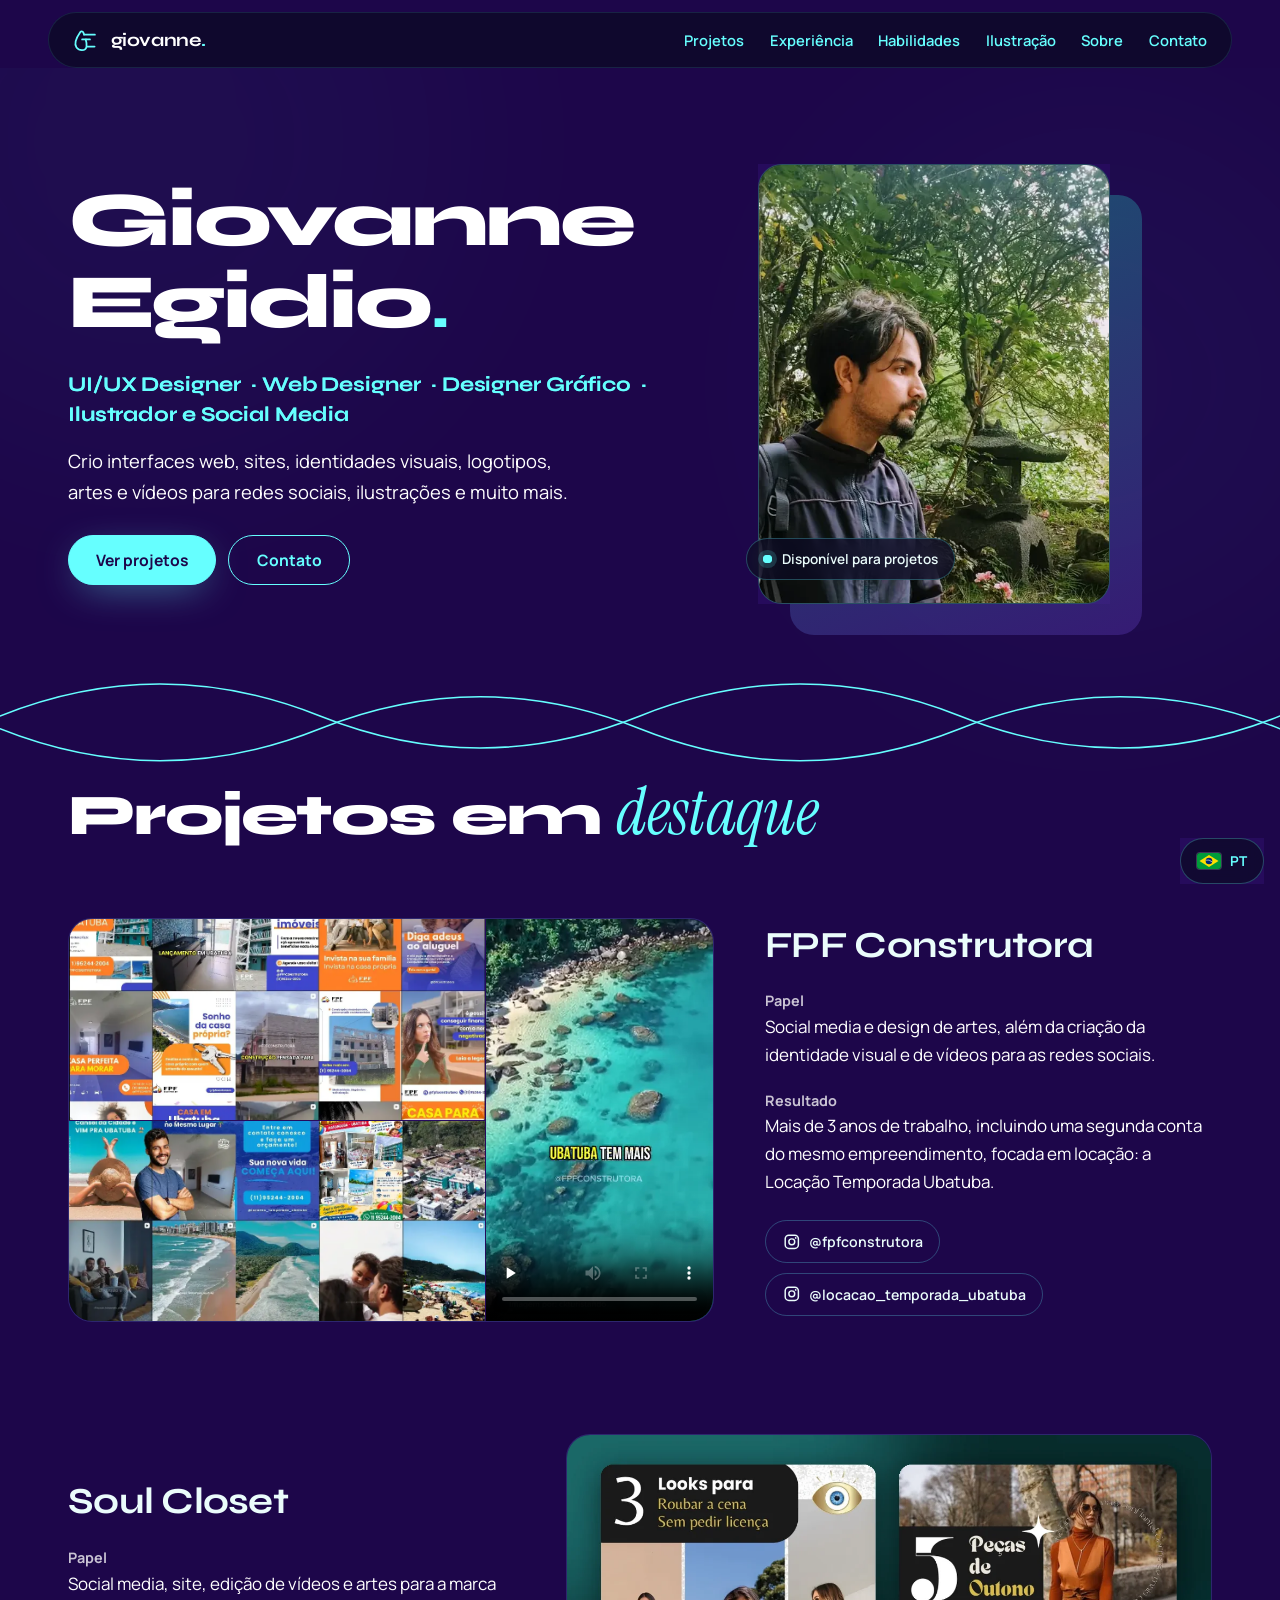
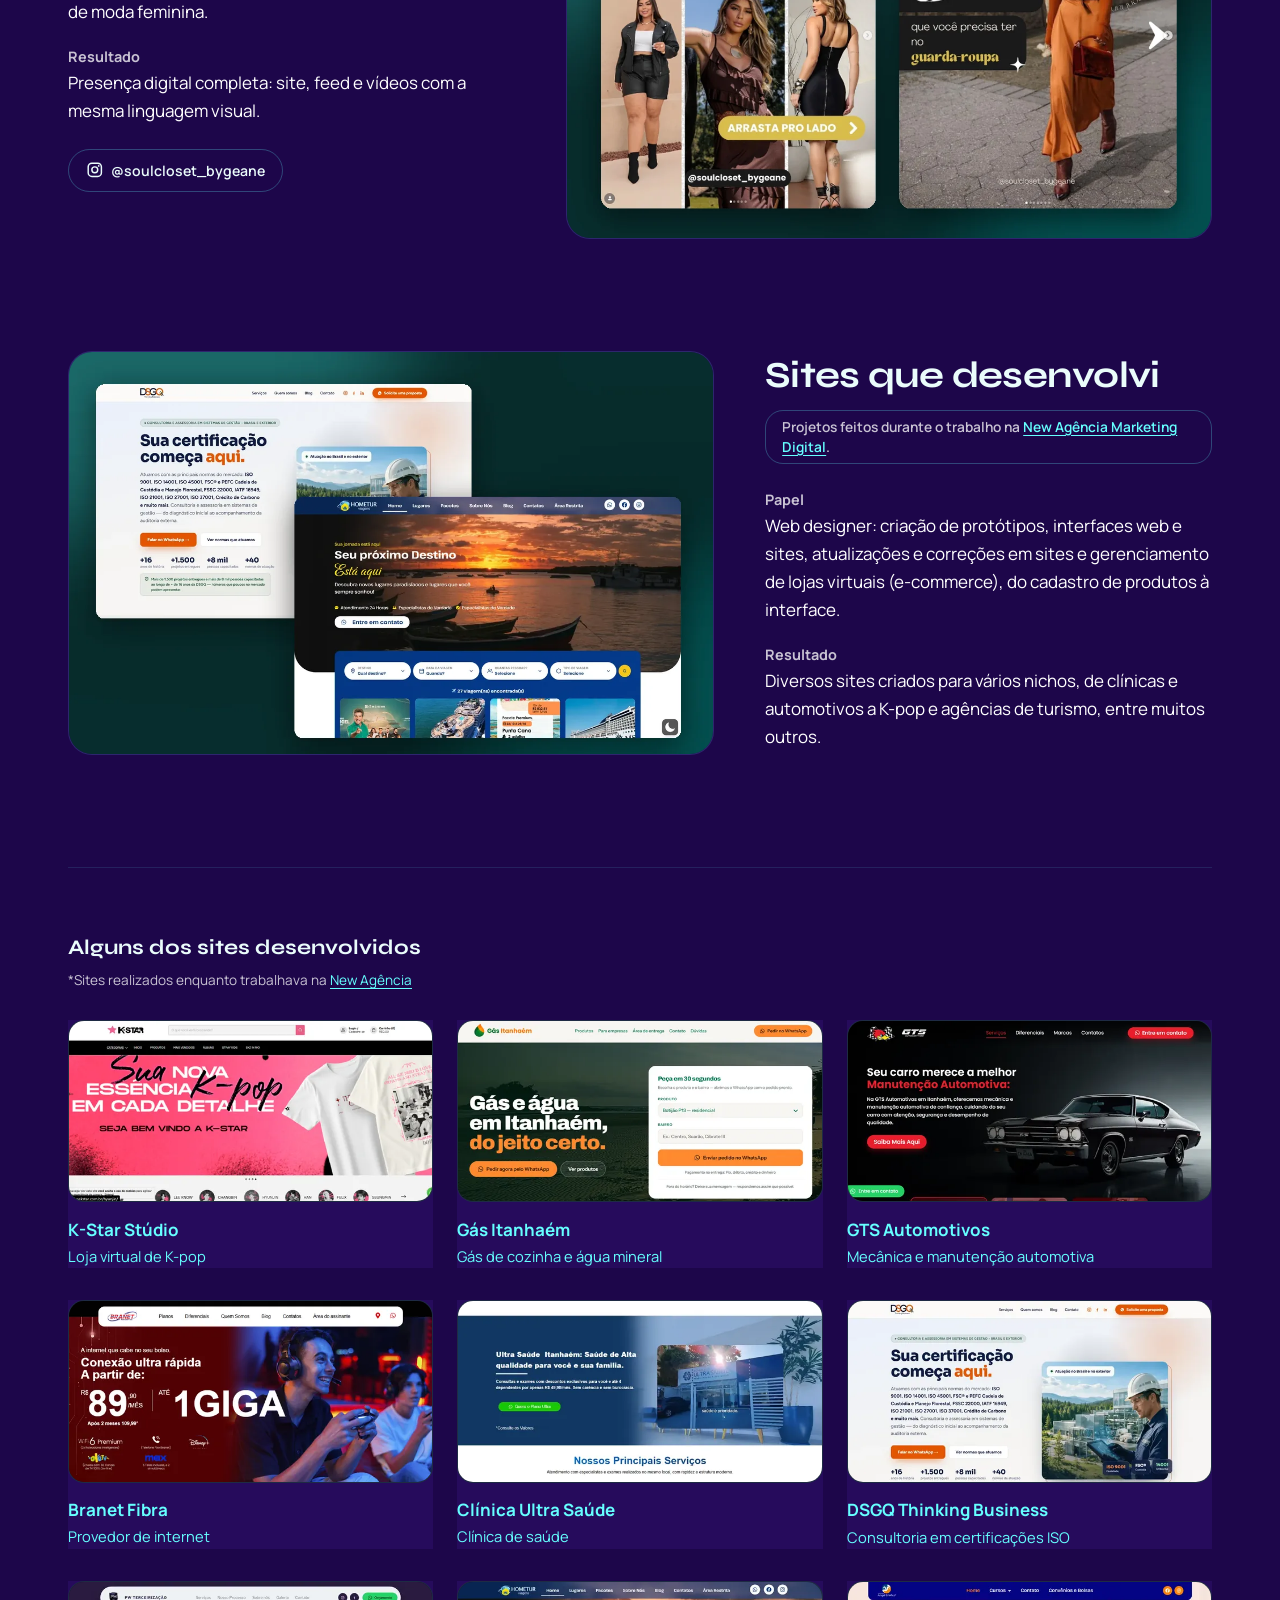
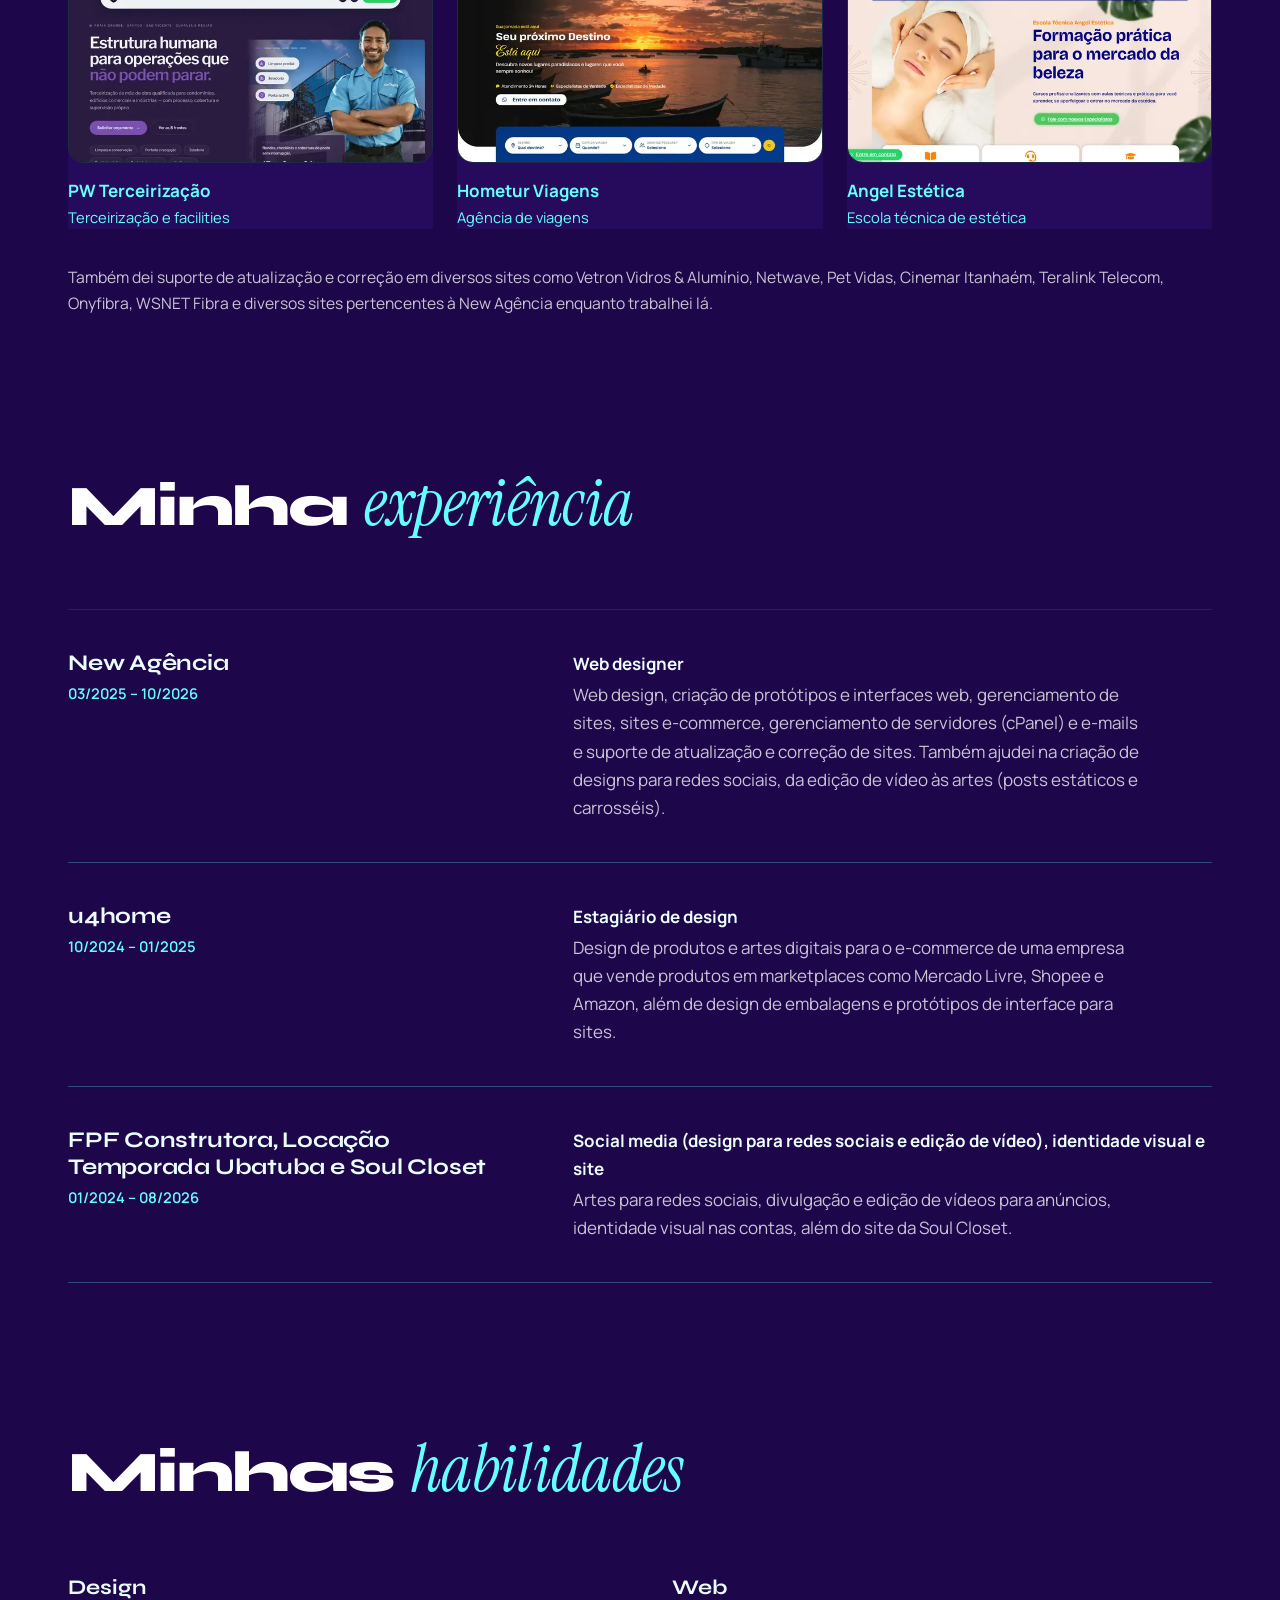
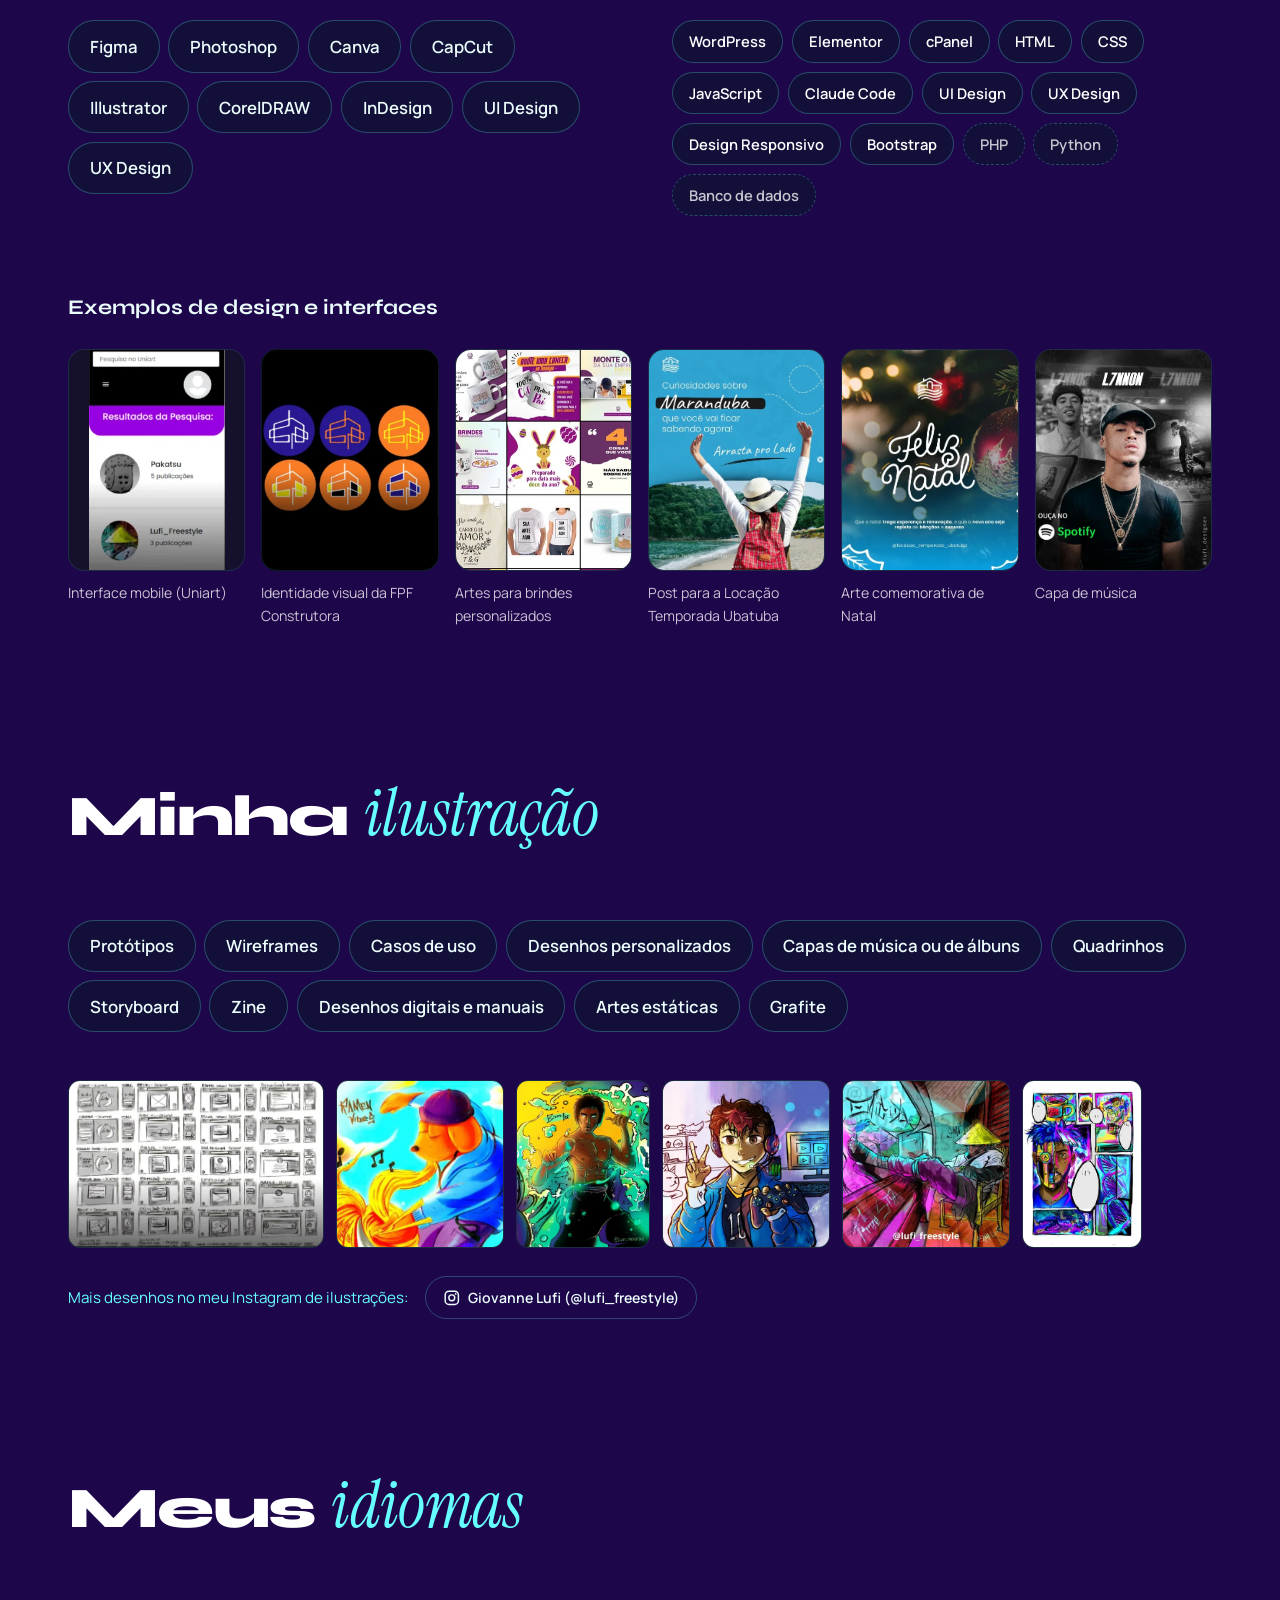
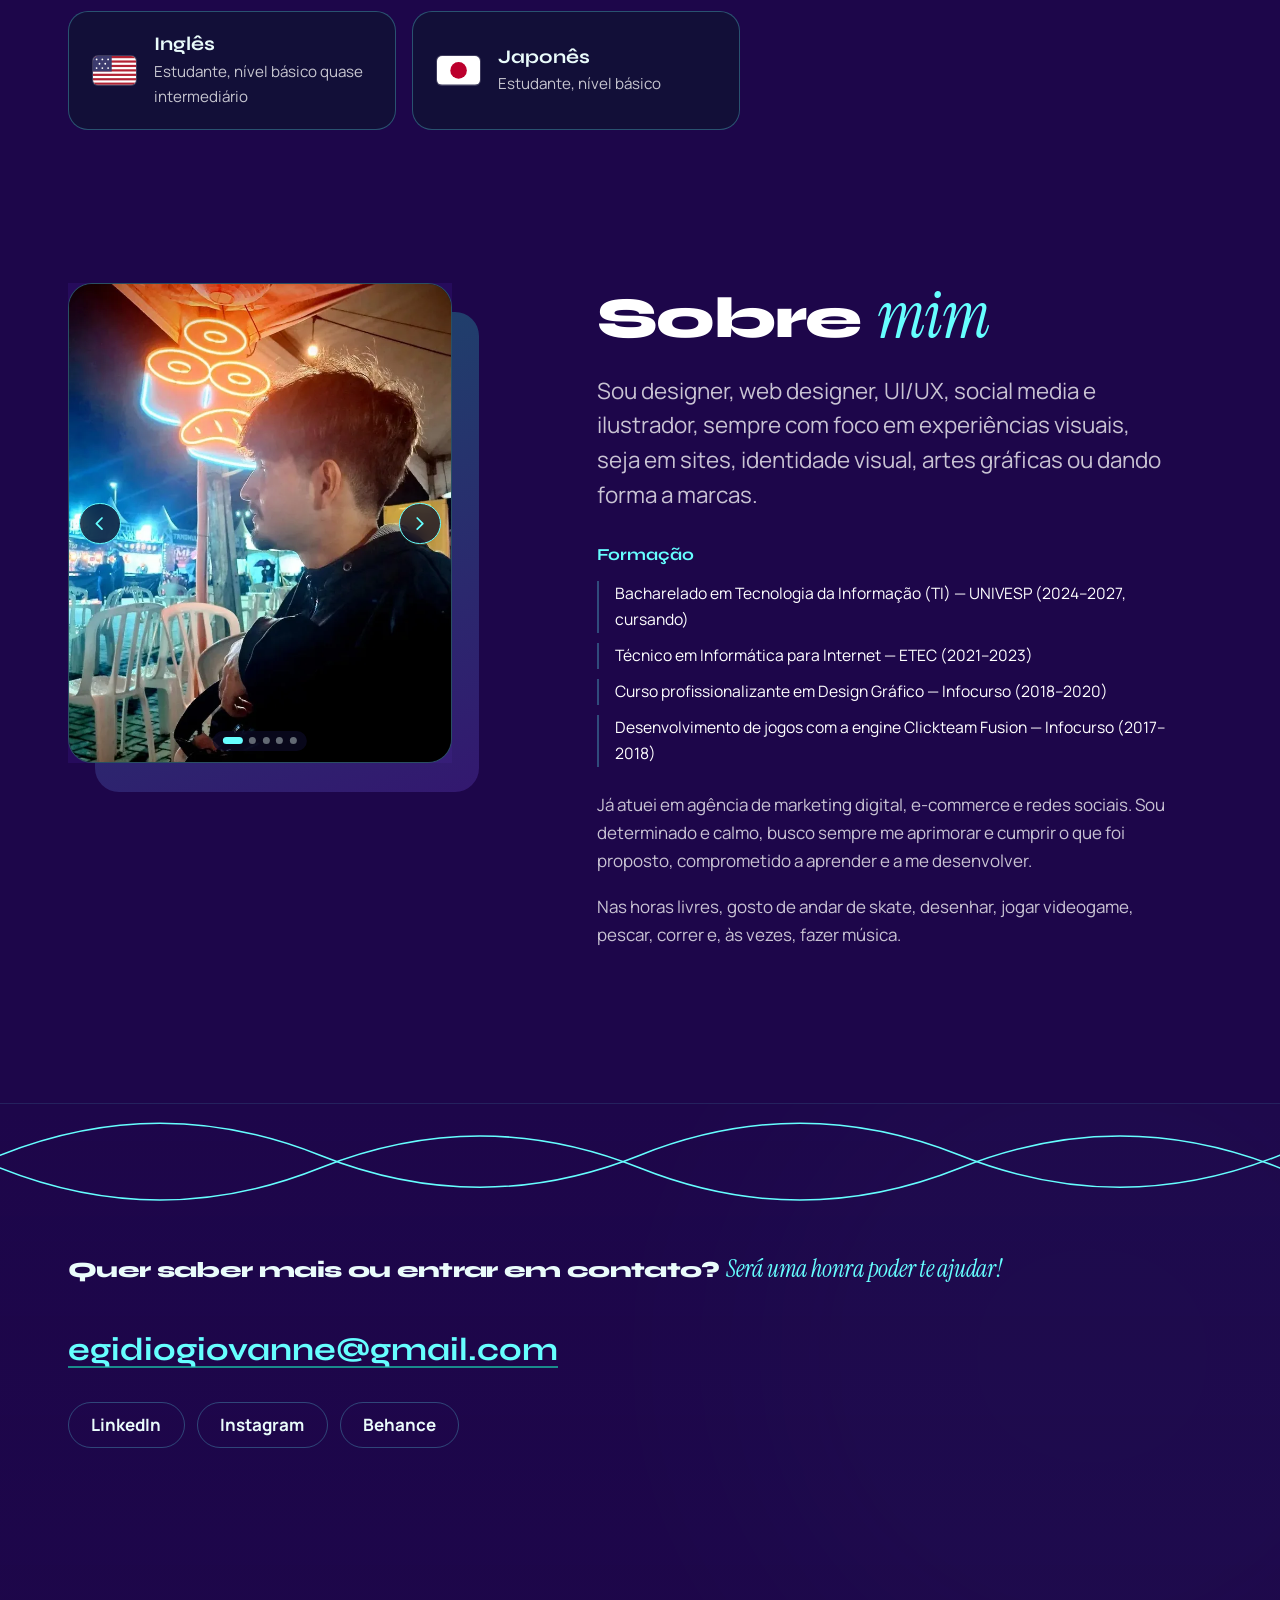
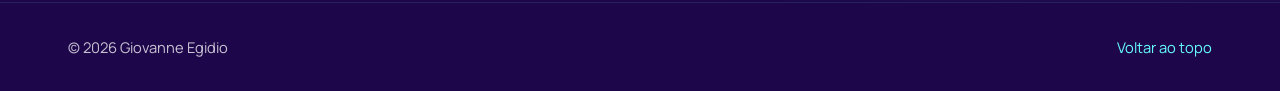
<file: index2.html>
<!doctype html>
<html lang="pt-BR">
<head>
  <meta charset="utf-8">
  <meta name="viewport" content="width=device-width, initial-scale=1">
  <title>Giovanne Egidio — UI/UX Designer · Web Designer · Designer Gráfico</title>
  <meta name="description" content="Giovanne Egidio é designer, web designer e UI/UX. Interfaces web, sites, identidades visuais, artes para redes sociais e ilustrações.">
  <meta name="author" content="Giovanne Egidio">
  <meta name="theme-color" content="#1D064A">
  <link rel="icon" href="favicon.svg" type="image/svg+xml">

  <meta property="og:type" content="website">
  <meta property="og:locale" content="pt_BR">
  <meta property="og:title" content="Giovanne Egidio — UI/UX Designer · Web Designer · Designer Gráfico">
  <meta property="og:description" content="Interfaces web, sites, identidades visuais, artes para redes sociais e ilustrações.">
  <meta property="og:image" content="assets/img/og.jpg">
  <meta name="twitter:card" content="summary_large_image">

  <link rel="preconnect" href="https://fonts.googleapis.com">
  <link rel="preconnect" href="https://fonts.gstatic.com" crossorigin>
  <link rel="stylesheet" href="https://fonts.googleapis.com/css2?family=Instrument+Serif:ital@1&family=Manrope:wght@400;500;600;700&family=Syne:wght@700;800&display=swap">
  <link rel="stylesheet" href="assets/css/style.css">

  <script type="application/ld+json">
  {
    "@context": "https://schema.org",
    "@type": "Person",
    "name": "Giovanne Egidio",
    "jobTitle": "UI/UX Designer, Web Designer, Designer Gráfico, Ilustrador e Social Media",
    "email": "mailto:egidiogiovanne@gmail.com",
    "knowsAbout": ["UI Design", "UX Design", "Web Design", "Design Gráfico", "Ilustração", "Social Media"],
    "sameAs": [
      "https://br.linkedin.com/in/giovanne-egidio-631203270",
      "https://www.behance.net/giovanneegidio",
      "https://www.instagram.com/giovanne_design/",
      "https://www.instagram.com/lufi_freestyle/"
    ]
  }
  </script>
  <script>document.documentElement.classList.add('js');</script>


<!-- Identidade visual: paleta oficial -->
<style>
  :root {
    color-scheme: dark;
    --brand-purple: #1D064A;
    --brand-cyan: #66FFFF;
    --brand-text: #FFFFFF;
    --brand-muted: rgba(255, 255, 255, .76);
    --brand-border: rgba(102, 255, 255, .28);
    --brand-glow: rgba(102, 255, 255, .16);
    accent-color: var(--brand-cyan);
  }

  html, body { background-color: var(--brand-purple); color: var(--brand-text); }
  body { --bg: #1D064A; --bg-dark: #1D064A; --surface: #260B5C; --surface-2: #30116B; --text: #FFFFFF; --muted: rgba(255,255,255,.76); --accent: #66FFFF; --primary: #66FFFF; }
  .nav, .footer, .section, .hero, .contact { background-color: var(--brand-purple); color: var(--brand-text); }
  .nav { border-bottom-color: var(--brand-border); }
  .nav a, .footer a, a { color: var(--brand-cyan); }
  a:hover, a:focus-visible { color: var(--brand-text); }
  .nav__logo, .nav__logo span, .hero__name, .title, .project__text, .facts dd, .about__text, .job, .skill, .langs__item, .footer p { color: var(--brand-text); }
  .nav__logo b, .hero__name b, .hero__role, .title em, .contact__title em, .about__sub, .edu li::marker, .job__who p, .sites__name, .sites__kind, .ill__more, .lang__code { color: var(--brand-cyan); }
  .btn--solid { background: var(--brand-cyan); border-color: var(--brand-cyan); color: var(--brand-purple); }
  .btn--solid:hover, .btn--solid:focus-visible { background: var(--brand-text); border-color: var(--brand-text); color: var(--brand-purple); }
  .btn--line, .carousel__btn, .carousel__dots button { border-color: var(--brand-cyan); color: var(--brand-cyan); }
  .btn--line:hover, .carousel__btn:hover { background: var(--brand-cyan); color: var(--brand-purple); }
  .project, .sites__grid li, .job, .skill, .langs__item, .edu li, .facts > div { border-color: var(--brand-border); }
  .project__media, .sites__grid a, .photo, .carousel { background-color: #260B5C; }
  .project__note, .sites__obs, .sites__more, .facts dt, .about__text p, .edu, .job__what, .langs__item p, .footer p { color: var(--brand-muted); }
  .hero__glow, .contact__glow { background: var(--brand-glow); }
  .waves path { stroke: var(--brand-cyan); }
  .pulse { background: var(--brand-cyan); box-shadow: 0 0 0 5px var(--brand-glow); }
  .lang, .lang__list { background: #260B5C; border-color: var(--brand-border); color: var(--brand-text); }
  .lang button { color: var(--brand-text); }
  ::selection { background: var(--brand-cyan); color: var(--brand-purple); }
</style>

</head>
<body>

<!-- Ícones e bandeiras (inline, sem requisições extras) -->
<svg width="0" height="0" style="position:absolute" aria-hidden="true" focusable="false">
  <symbol id="i-ig" viewBox="0 0 24 24"><rect x="3" y="3" width="18" height="18" rx="5" fill="none" stroke="currentColor" stroke-width="2"/><circle cx="12" cy="12" r="4" fill="none" stroke="currentColor" stroke-width="2"/><circle cx="17.3" cy="6.7" r="1.2" fill="currentColor"/></symbol>
  <symbol id="i-prev" viewBox="0 0 24 24"><path d="M15 5l-7 7 7 7" fill="none" stroke="currentColor" stroke-width="2.2" stroke-linecap="round" stroke-linejoin="round"/></symbol>
  <symbol id="i-next" viewBox="0 0 24 24"><path d="M9 5l7 7-7 7" fill="none" stroke="currentColor" stroke-width="2.2" stroke-linecap="round" stroke-linejoin="round"/></symbol>
  <symbol id="f-pt" viewBox="0 0 24 16"><rect width="24" height="16" fill="#009b3a"/><path d="M12 2l9.5 6L12 14 2.5 8z" fill="#fedf00"/><circle cx="12" cy="8" r="3.3" fill="#002776"/><path d="M8.9 7.2Q12 6.2 15.1 8.8" stroke="#fff" stroke-width=".6" fill="none"/></symbol>
  <symbol id="f-en" viewBox="0 0 24 16"><rect width="24" height="16" fill="#fff"/><g fill="#b22234"><rect y="0" width="24" height="1.23"/><rect y="2.46" width="24" height="1.23"/><rect y="4.92" width="24" height="1.23"/><rect y="7.38" width="24" height="1.23"/><rect y="9.85" width="24" height="1.23"/><rect y="12.31" width="24" height="1.23"/><rect y="14.77" width="24" height="1.23"/></g><rect width="10.4" height="8.6" fill="#3c3b6e"/><g fill="#fff"><circle cx="2" cy="1.9" r=".5"/><circle cx="5.2" cy="1.9" r=".5"/><circle cx="8.4" cy="1.9" r=".5"/><circle cx="3.6" cy="4.3" r=".5"/><circle cx="6.8" cy="4.3" r=".5"/><circle cx="2" cy="6.7" r=".5"/><circle cx="5.2" cy="6.7" r=".5"/><circle cx="8.4" cy="6.7" r=".5"/></g></symbol>
  <symbol id="f-es" viewBox="0 0 24 16"><rect width="24" height="16" fill="#c60b1e"/><rect y="4" width="24" height="8" fill="#ffc400"/></symbol>
  <symbol id="f-ja" viewBox="0 0 24 16"><rect width="24" height="16" fill="#fff"/><circle cx="12" cy="8" r="4.6" fill="#bc002d"/></symbol>
</svg>

<a class="skip" href="#conteudo" data-i18n="skip">Pular para o conteúdo</a>

<header class="nav" id="nav">
  <div class="container nav__inner">
    <a class="nav__logo" href="#topo" aria-label="Giovanne Egidio">
      <svg class="nav__mark" viewBox="0 0 180 180" fill="none" aria-hidden="true"><path d="M86.5 63C84.0584 56.5401 81.643 50.862 79.5358 46.212C76.5611 39.6477 67.8588 39.0259 63.7458 44.9438C-3.04672 141.046 69.8274 147.235 72.7901 147.227C105.153 147.136 102.328 114.436 93 83.5" stroke-width="10" stroke="#66FFFF"/>
<path d="M145.818 65C148.579 65 150.818 62.7614 150.818 60C150.818 57.2386 148.579 55 145.818 55L145.818 60L145.818 65ZM81.8175 60V65L145.818 65L145.818 60L145.818 55L81.8175 55V60Z" fill="#66FFFF"/>
<path d="M73.8175 87L117.818 87" stroke-width="10" stroke-linecap="round" stroke="#66FFFF"/>
<path d="M144 132C146.761 132 149 129.761 149 127C149 124.239 146.761 122 144 122L144 127L144 132ZM101 127L101 132L122.5 132L122.5 127L122.5 122L101 122L101 127ZM122.5 127L122.5 132L144 132L144 127L144 122L122.5 122L122.5 127Z" fill="#66FFFF"/></svg>
      <span>giovanne<b>.</b></span>
    </a>
    <button class="nav__toggle" type="button" aria-expanded="false" aria-controls="menu" data-i18n="nav.menu">Menu</button>
    <nav class="nav__menu" id="menu" aria-label="Principal">
      <a href="#projetos" data-i18n="nav.projects">Projetos</a>
      <a href="#experiencia" data-i18n="nav.experience">Experiência</a>
      <a href="#habilidades" data-i18n="nav.skills">Habilidades</a>
      <a href="#ilustracao" data-i18n="nav.illustration">Ilustração</a>
      <a href="#sobre" data-i18n="nav.about">Sobre</a>
      <a href="#contato" data-i18n="nav.contact">Contato</a>
    </nav>
  </div>
</header>

<main id="conteudo">

  <!-- Hero -->
  <section class="hero" id="topo">
    <div class="hero__bg" aria-hidden="true">
      <span class="hero__glow hero__glow--1"></span>
      <span class="hero__glow hero__glow--2"></span>
    </div>
    <div class="container hero__grid">
      <div class="hero__content">
        <h1 class="hero__name">
          <span class="hero__line"><span>Giovanne</span></span>
          <span class="hero__line"><span>Egidio<b>.</b></span></span>
        </h1>
        <p class="hero__role">
          <span data-i18n="hero.r1">UI/UX Designer</span>
          <span data-i18n="hero.r2">Web Designer</span>
          <span data-i18n="hero.r3">Designer Gráfico</span>
          <span data-i18n="hero.r4">Ilustrador e Social Media</span>
        </p>
        <p class="hero__value" data-i18n="hero.value">Crio interfaces web, sites, identidades visuais, logotipos, artes e vídeos para redes sociais, ilustrações e muito mais.</p>
        <div class="hero__actions">
          <a class="btn btn--solid" href="#projetos" data-i18n="hero.cta1">Ver projetos</a>
          <a class="btn btn--line" href="#contato" data-i18n="hero.cta2">Contato</a>
        </div>
      </div>
      <div class="hero__visual">
        <div class="photo">
          <img src="assets/img/hero.webp" alt="Retrato de Giovanne Egidio" width="480" height="600" fetchpriority="high" decoding="async">
          <span class="photo__tag"><span class="pulse"></span><span data-i18n="hero.tag">Disponível para projetos</span></span>
        </div>
      </div>
    </div>
    <div class="waves" aria-hidden="true">
      <svg class="waves__a" viewBox="0 0 2880 120" preserveAspectRatio="none"><path d="M0 60Q180 0 360 60T720 60T1080 60T1440 60T1800 60T2160 60T2520 60T2880 60"/></svg>
      <svg class="waves__b" viewBox="0 0 2880 120" preserveAspectRatio="none"><path d="M0 72Q180 132 360 72T720 72T1080 72T1440 72T1800 72T2160 72T2520 72T2880 72"/></svg>
    </div>
  </section>

  <!-- Projetos em destaque -->
  <section class="section" id="projetos" aria-labelledby="t-projetos">
    <div class="container">
      <h2 class="title" id="t-projetos" data-i18n="proj.title">Projetos em <em>destaque</em></h2>

      <article class="project">
        <figure class="project__media project__media--fpf">
          <img class="fpf__feed" src="assets/img/projetos/fpf-feed.webp" alt="Artes criadas para o Instagram da FPF Construtora" width="974" height="637" loading="lazy" decoding="async">
          <img class="fpf__loc" src="assets/img/projetos/locacao-feed.webp" alt="Artes criadas para o Instagram da Locação Temporada Ubatuba" width="968" height="516" loading="lazy" decoding="async">
          <video class="fpf__reel" controls preload="none" playsinline poster="assets/img/projetos/fpf-reel-poster.webp" width="360" height="640" aria-label="Vídeo editado para a FPF Construtora">
            <source src="assets/video/fpf-reel.mp4" type="video/mp4">
          </video>
        </figure>
        <div class="project__text">
          <h3>FPF Construtora</h3>
          <dl class="facts">
            <div><dt data-i18n="facts.role">Papel</dt><dd data-i18n="fpf.role">Social media e design de artes, além da criação da identidade visual e de vídeos para as redes sociais.</dd></div>
            <div><dt data-i18n="facts.result">Resultado</dt><dd data-i18n="fpf.result">Mais de 3 anos de trabalho, incluindo uma segunda conta do mesmo empreendimento, focada em locação: a Locação Temporada Ubatuba.</dd></div>
          </dl>
          <div class="ig">
            <a class="ig__link" href="https://www.instagram.com/fpfconstrutora/" target="_blank" rel="noopener"><svg aria-hidden="true"><use href="#i-ig"/></svg>@fpfconstrutora</a>
            <a class="ig__link" href="https://www.instagram.com/locacao_temporada_ubatuba/" target="_blank" rel="noopener"><svg aria-hidden="true"><use href="#i-ig"/></svg>@locacao_temporada_ubatuba</a>
          </div>
        </div>
      </article>

      <article class="project">
        <figure class="project__media">
          <img src="assets/img/projetos/soul-closet.webp" alt="Artes criadas para o Instagram da Soul Closet, marca de moda feminina" width="1200" height="750" loading="lazy" decoding="async">
        </figure>
        <div class="project__text">
          <h3>Soul Closet</h3>
          <dl class="facts">
            <div><dt data-i18n="facts.role">Papel</dt><dd data-i18n="soul.role">Social media, site, edição de vídeos e artes para a marca de moda feminina.</dd></div>
            <div><dt data-i18n="facts.result">Resultado</dt><dd data-i18n="soul.result">Presença digital completa: site, feed e vídeos com a mesma linguagem visual.</dd></div>
          </dl>
          <div class="ig">
            <a class="ig__link" href="https://www.instagram.com/soulcloset_bygeane" target="_blank" rel="noopener"><svg aria-hidden="true"><use href="#i-ig"/></svg>@soulcloset_bygeane</a>
          </div>
        </div>
      </article>

      <article class="project">
        <figure class="project__media">
          <img src="assets/img/projetos/new-agencia.webp" alt="Telas dos sites da DSGQ e da Hometur" width="1200" height="750" loading="lazy" decoding="async">
        </figure>
        <div class="project__text">
          <h3 data-i18n="sites.h3">Sites que desenvolvi</h3>
          <p class="project__note" data-i18n="sites.note">Projetos feitos durante o trabalho na <a href="https://newagencia.com.br/" target="_blank" rel="noopener">New Agência Marketing Digital</a>.</p>
          <dl class="facts">
            <div><dt data-i18n="facts.role">Papel</dt><dd data-i18n="sites.role">Web designer: criação de protótipos, interfaces web e sites, atualizações e correções em sites e gerenciamento de lojas virtuais (e-commerce), do cadastro de produtos à interface.</dd></div>
            <div><dt data-i18n="facts.result">Resultado</dt><dd data-i18n="sites.result">Diversos sites criados para vários nichos, de clínicas e automotivos a K-pop e agências de turismo, entre muitos outros.</dd></div>
          </dl>
        </div>
      </article>

      <div class="sites">
        <h3 class="sites__title" data-i18n="grid.title">Alguns dos sites desenvolvidos</h3>
        <p class="sites__obs" data-i18n="grid.note">*Sites realizados enquanto trabalhava na <a href="https://newagencia.com.br/" target="_blank" rel="noopener">New Agência</a></p>
        <ul class="sites__grid">
          <li><a href="https://usekstar.com.br/" target="_blank" rel="noopener">
            <img src="assets/img/sites/kstar.webp" alt="K-Star Stúdio" width="640" height="320" loading="lazy" decoding="async">
            <span class="sites__name">K-Star Stúdio</span><span class="sites__kind" data-i18n="kind.kstar">Loja virtual de K-pop</span></a></li>
          <li><a href="https://gasitanhaem.com.br/" target="_blank" rel="noopener">
            <img src="assets/img/sites/gas.webp" alt="Gás Itanhaém" width="640" height="320" loading="lazy" decoding="async">
            <span class="sites__name">Gás Itanhaém</span><span class="sites__kind" data-i18n="kind.gas">Gás de cozinha e água mineral</span></a></li>
          <li><a href="https://gtsautomotivos.com.br/" target="_blank" rel="noopener">
            <img src="assets/img/sites/gts.webp" alt="GTS Automotivos" width="640" height="320" loading="lazy" decoding="async">
            <span class="sites__name">GTS Automotivos</span><span class="sites__kind" data-i18n="kind.gts">Mecânica e manutenção automotiva</span></a></li>
          <li><a href="https://www.branetfibra.com.br/" target="_blank" rel="noopener">
            <img src="assets/img/sites/branet.webp" alt="Branet Fibra" width="640" height="320" loading="lazy" decoding="async">
            <span class="sites__name">Branet Fibra</span><span class="sites__kind" data-i18n="kind.branet">Provedor de internet</span></a></li>
          <li><a href="http://ultrasaudeitanhaem.com.br/" target="_blank" rel="noopener">
            <img src="assets/img/sites/ultrasaude.webp" alt="Clínica Ultra Saúde" width="640" height="320" loading="lazy" decoding="async">
            <span class="sites__name">Clínica Ultra Saúde</span><span class="sites__kind" data-i18n="kind.ultra">Clínica de saúde</span></a></li>
          <li><a href="https://www.grupodsgq.com.br/" target="_blank" rel="noopener">
            <img src="assets/img/sites/dsgq.webp" alt="DSGQ Thinking Business" width="640" height="320" loading="lazy" decoding="async">
            <span class="sites__name">DSGQ Thinking Business</span><span class="sites__kind" data-i18n="kind.dsgq">Consultoria em certificações ISO</span></a></li>
          <li><a href="https://www.wpterceirizacao.com.br/" target="_blank" rel="noopener">
            <img src="assets/img/sites/wp.webp" alt="PW Terceirização" width="640" height="320" loading="lazy" decoding="async">
            <span class="sites__name">PW Terceirização</span><span class="sites__kind" data-i18n="kind.pw">Terceirização e facilities</span></a></li>
          <li><a href="https://hometur.com.br/" target="_blank" rel="noopener">
            <img src="assets/img/sites/hometur.webp" alt="Hometur Viagens" width="640" height="320" loading="lazy" decoding="async">
            <span class="sites__name">Hometur Viagens</span><span class="sites__kind" data-i18n="kind.hometur">Agência de viagens</span></a></li>
          <li><a href="http://angelestetica.com.br/" target="_blank" rel="noopener">
            <img src="assets/img/sites/angel.webp" alt="Angel Estética" width="640" height="320" loading="lazy" decoding="async">
            <span class="sites__name">Angel Estética</span><span class="sites__kind" data-i18n="kind.angel">Escola técnica de estética</span></a></li>
        </ul>
        <p class="sites__more" data-i18n="sites.more">Também dei suporte de atualização e correção em diversos sites como Vetron Vidros &amp; Alumínio, Netwave, Pet Vidas, Cinemar Itanhaém, Teralink Telecom, Onyfibra, WSNET Fibra e diversos sites pertencentes à New Agência enquanto trabalhei lá.</p>
      </div>
    </div>
  </section>

  <!-- Experiência -->
  <section class="section" id="experiencia" aria-labelledby="t-exp">
    <div class="container">
      <h2 class="title" id="t-exp" data-i18n="exp.title">Minha <em>experiência</em></h2>
      <ol class="jobs">
        <li class="job">
          <div class="job__who">
            <h3>New Agência</h3>
            <p>03/2025 – 10/2026</p>
          </div>
          <div class="job__what">
            <p class="job__role" data-i18n="job1.role">Web designer</p>
            <p data-i18n="job1.text">Web design, criação de protótipos e interfaces web, gerenciamento de sites, sites e-commerce, gerenciamento de servidores (cPanel) e e-mails e suporte de atualização e correção de sites. Também ajudei na criação de designs para redes sociais, da edição de vídeo às artes (posts estáticos e carrosséis).</p>
          </div>
        </li>
        <li class="job">
          <div class="job__who">
            <h3>u4home</h3>
            <p>10/2024 – 01/2025</p>
          </div>
          <div class="job__what">
            <p class="job__role" data-i18n="job2.role">Estagiário de design</p>
            <p data-i18n="job2.text">Design de produtos e artes digitais para o e-commerce de uma empresa que vende produtos em marketplaces como Mercado Livre, Shopee e Amazon, além de design de embalagens e protótipos de interface para sites.</p>
          </div>
        </li>
        <li class="job">
          <div class="job__who">
            <h3 data-i18n="job3.h3">FPF Construtora, Locação Temporada Ubatuba e Soul Closet</h3>
            <p>01/2024 – 08/2026</p>
          </div>
          <div class="job__what">
            <p class="job__role" data-i18n="job3.role">Social media (design para redes sociais e edição de vídeo), identidade visual e site</p>
            <p data-i18n="job3.text">Artes para redes sociais, divulgação e edição de vídeos para anúncios, identidade visual nas contas, além do site da Soul Closet.</p>
          </div>
        </li>
      </ol>
    </div>
  </section>

  <!-- Habilidades -->
  <section class="section" id="habilidades" aria-labelledby="t-skills">
    <div class="container">
      <h2 class="title" id="t-skills" data-i18n="skills.title">Minhas <em>habilidades</em></h2>

      <div class="skills">
        <div class="skills__group">
          <h3>Design</h3>
          <ul class="chips chips--lg"><li>Figma</li><li>Photoshop</li><li>Canva</li><li>CapCut</li><li>Illustrator</li><li>CorelDRAW</li><li>InDesign</li><li>UI Design</li><li>UX Design</li></ul>
        </div>
        <div class="skills__group">
          <h3>Web</h3>
          <ul class="chips"><li>WordPress</li><li>Elementor</li><li>cPanel</li><li>HTML</li><li>CSS</li><li>JavaScript</li><li>Claude Code</li><li>UI Design</li><li>UX Design</li><li data-i18n="chip.resp">Design Responsivo</li><li>Bootstrap</li><li class="chips__soft">PHP</li><li class="chips__soft">Python</li><li class="chips__soft" data-i18n="chip.db">Banco de dados</li></ul>
        </div>
      </div>

      <h3 class="subtitle" data-i18n="gal.title">Exemplos de design e interfaces</h3>
      <ul class="gallery">
        <li><figure><span class="gallery__img gallery__img--contain"><img src="assets/img/exemplos/ex-uniart.webp" alt="Interface mobile do Uniart" width="219" height="353" loading="lazy" decoding="async"></span><figcaption data-i18n="gal.uniart">Interface mobile (Uniart)</figcaption></figure></li>
        <li><figure><span class="gallery__img gallery__img--black"><img src="assets/img/exemplos/ex-fpf-identidade.webp" alt="Variações do logotipo da FPF Construtora" width="548" height="346" loading="lazy" decoding="async"></span><figcaption data-i18n="gal.fpf">Identidade visual da FPF Construtora</figcaption></figure></li>
        <li><figure><span class="gallery__img"><img src="assets/img/exemplos/ex-brindes.webp" alt="Artes para brindes personalizados" width="400" height="400" loading="lazy" decoding="async"></span><figcaption data-i18n="gal.brindes">Artes para brindes personalizados</figcaption></figure></li>
        <li><figure><span class="gallery__img"><img src="assets/img/exemplos/ex-maranduba.webp" alt="Post de curiosidades para a Locação Temporada Ubatuba" width="457" height="565" loading="lazy" decoding="async"></span><figcaption data-i18n="gal.post">Post para a Locação Temporada Ubatuba</figcaption></figure></li>
        <li><figure><span class="gallery__img"><img src="assets/img/exemplos/ex-natal.webp" alt="Arte de Natal para a Locação Temporada Ubatuba" width="573" height="570" loading="lazy" decoding="async"></span><figcaption data-i18n="gal.natal">Arte comemorativa de Natal</figcaption></figure></li>
        <li><figure><span class="gallery__img"><img src="assets/img/exemplos/il-capa-musica.webp" alt="Capa de música com foto em preto e branco" width="457" height="567" loading="lazy" decoding="async"></span><figcaption data-i18n="ill.cap2">Capa de música</figcaption></figure></li>
      </ul>
    </div>
  </section>

  <!-- Ilustração -->
  <section class="section" id="ilustracao" aria-labelledby="t-ill">
    <div class="container">
      <h2 class="title" id="t-ill" data-i18n="ill.title">Minha <em>ilustração</em></h2>
      <ul class="chips chips--lg ill__chips">
        <li data-i18n="ill.1">Protótipos</li><li>Wireframes</li><li data-i18n="ill.3">Casos de uso</li><li data-i18n="ill.4">Desenhos personalizados</li><li data-i18n="ill.5">Capas de música ou de álbuns</li><li data-i18n="ill.6">Quadrinhos</li><li>Storyboard</li><li>Zine</li><li data-i18n="ill.9">Desenhos digitais e manuais</li><li data-i18n="ill.10">Artes estáticas</li><li data-i18n="ill.11">Grafite</li>
      </ul>
      <ul class="ill__grid">
        <li><img src="assets/img/exemplos/il-wireframes.webp" alt="Rascunhos de wireframes de telas desktop e mobile" width="533" height="349" loading="lazy" decoding="async"></li>
        <li><img src="assets/img/exemplos/il-ramen.webp" alt="Ilustração de um cachorro de boné comendo ramen, com a frase Ramen Vibes" width="399" height="399" loading="lazy" decoding="async"></li>
        <li><img src="assets/img/exemplos/il-bruce-lee.webp" alt="Ilustração digital de Bruce Lee cercado por ondas coloridas" width="368" height="460" loading="lazy" decoding="async"></li>
        <li><img src="assets/img/exemplos/il-gamer.webp" alt="Ilustração de um gamer com headset e controle na mão" width="460" height="460" loading="lazy" decoding="async"></li>
        <li><img src="assets/img/exemplos/il-lufi-freestyle.webp" alt="Ilustração colorida de um personagem de chapéu cônico sentado com a perna esticada" width="460" height="460" loading="lazy" decoding="async"></li>
        <li><img src="assets/img/exemplos/il-quadrinho.webp" alt="Página de quadrinho colorida com um personagem meio humano, meio máquina" width="325" height="460" loading="lazy" decoding="async"></li>
      </ul>
      <p class="ill__more">
        <span data-i18n="ill.more">Mais desenhos no meu Instagram de ilustrações:</span>
        <a class="ig__link" href="https://www.instagram.com/lufi_freestyle/" target="_blank" rel="noopener"><svg aria-hidden="true"><use href="#i-ig"/></svg>Giovanne Lufi (@lufi_freestyle)</a>
      </p>
    </div>
  </section>

  <!-- Idiomas -->
  <section class="section" id="idiomas" aria-labelledby="t-lang">
    <div class="container">
      <h2 class="title" id="t-lang" data-i18n="lang.title">Meus <em>idiomas</em></h2>
      <ul class="langs">
        <li class="langs__item">
          <svg class="flag flag--lg" aria-hidden="true"><use href="#f-en"/></svg>
          <div><h3 data-i18n="lang.en">Inglês</h3><p data-i18n="lang.en.lvl">Estudante, nível básico quase intermediário</p></div>
        </li>
        <li class="langs__item">
          <svg class="flag flag--lg" aria-hidden="true"><use href="#f-ja"/></svg>
          <div><h3 data-i18n="lang.ja">Japonês</h3><p data-i18n="lang.ja.lvl">Estudante, nível básico</p></div>
        </li>
      </ul>
    </div>
  </section>

  <!-- Sobre -->
  <section class="section" id="sobre" aria-labelledby="t-sobre">
    <div class="container about">
      <div class="carousel" data-carousel role="group" aria-roledescription="carrossel" aria-label="Fotos pessoais" data-i18n-aria="car.label">
        <div class="carousel__track" tabindex="0">
          <figure class="carousel__slide"><img src="assets/img/sobre/1-neon.webp" alt="Retrato de Giovanne em uma feira à noite, ao lado de um letreiro de neon" width="520" height="924" loading="lazy" decoding="async" style="object-position:50% 30%"></figure>
          <figure class="carousel__slide"><img src="assets/img/sobre/2-desenho.webp" alt="Giovanne desenhando com caneta em uma folha de papel" width="520" height="698" loading="lazy" decoding="async" style="object-position:50% 25%"></figure>
          <figure class="carousel__slide"><img src="assets/img/sobre/3-corrida.webp" alt="Giovanne correndo em uma prova à noite" width="520" height="778" loading="lazy" decoding="async" style="object-position:50% 40%"></figure>
          <figure class="carousel__slide"><img src="assets/img/sobre/4-skate.webp" alt="Giovanne andando de skate" width="520" height="926" loading="lazy" decoding="async" style="object-position:50% 62%"></figure>
          <figure class="carousel__slide"><img src="assets/img/sobre/5-graffiti.webp" alt="Giovanne ao lado de um grafite que fez em um muro" width="520" height="522" loading="lazy" decoding="async" style="object-position:50% 40%"></figure>
        </div>
        <button class="carousel__btn carousel__btn--prev" type="button" aria-label="Foto anterior" data-i18n-aria="car.prev"><svg aria-hidden="true"><use href="#i-prev"/></svg></button>
        <button class="carousel__btn carousel__btn--next" type="button" aria-label="Próxima foto" data-i18n-aria="car.next"><svg aria-hidden="true"><use href="#i-next"/></svg></button>
        <div class="carousel__dots" aria-hidden="true"></div>
      </div>
      <div class="about__text">
        <h2 class="title" id="t-sobre" data-i18n="about.title">Sobre <em>mim</em></h2>
        <p class="about__lead" data-i18n="about.lead">Sou designer, web designer, UI/UX, social media e ilustrador, sempre com foco em experiências visuais, seja em sites, identidade visual, artes gráficas ou dando forma a marcas.</p>
        <h3 class="about__sub" data-i18n="about.edu">Formação</h3>
        <ul class="edu">
          <li data-i18n="edu.2">Bacharelado em Tecnologia da Informação (TI) — UNIVESP (2024–2027, cursando)</li>
          <li data-i18n="edu.1">Técnico em Informática para Internet — ETEC (2021–2023)</li>
          <li data-i18n="edu.3">Curso profissionalizante em Design Gráfico — Infocurso (2018–2020)</li>
          <li data-i18n="edu.4">Desenvolvimento de jogos com a engine Clickteam Fusion — Infocurso (2017–2018)</li>
        </ul>
        <p data-i18n="about.p2">Já atuei em agência de marketing digital, e-commerce e redes sociais. Sou determinado e calmo, busco sempre me aprimorar e cumprir o que foi proposto, comprometido a aprender e a me desenvolver.</p>
        <p data-i18n="about.p3">Nas horas livres, gosto de andar de skate, desenhar, jogar videogame, pescar, correr e, às vezes, fazer música.</p>
      </div>
    </div>
  </section>

  <!-- Contato -->
  <section class="section contact" id="contato" aria-labelledby="t-contato">
    <div class="contact__glow" aria-hidden="true"></div>
    <div class="waves waves--top" aria-hidden="true">
      <svg class="waves__a" viewBox="0 0 2880 120" preserveAspectRatio="none"><path d="M0 60Q180 0 360 60T720 60T1080 60T1440 60T1800 60T2160 60T2520 60T2880 60"/></svg>
      <svg class="waves__b" viewBox="0 0 2880 120" preserveAspectRatio="none"><path d="M0 72Q180 132 360 72T720 72T1080 72T1440 72T1800 72T2160 72T2520 72T2880 72"/></svg>
    </div>
    <div class="container">
      <h2 class="contact__title" id="t-contato" data-i18n="contact.title">Quer saber mais ou entrar em contato? <em>Será uma honra poder te ajudar!</em></h2>
      <a class="contact__mail" href="mailto:egidiogiovanne@gmail.com">egidiogiovanne@gmail.com</a>
      <ul class="contact__links">
        <li><a href="https://br.linkedin.com/in/giovanne-egidio-631203270" target="_blank" rel="noopener">LinkedIn</a></li>
        <li><a href="https://www.instagram.com/giovanne_design/" target="_blank" rel="noopener">Instagram</a></li>
        <li><a href="https://www.behance.net/giovanneegidio" target="_blank" rel="noopener">Behance</a></li>
      </ul>
    </div>
  </section>

</main>

<footer class="footer">
  <div class="container footer__inner">
    <p>© <span data-year>2026</span> Giovanne Egidio</p>
    <a href="#topo" data-i18n="footer.top">Voltar ao topo</a>
  </div>
</footer>

<!-- Seletor de idioma -->
<div class="lang" data-lang-switch>
  <ul class="lang__list" id="lang-list" hidden>
    <li><button type="button" data-lang="pt" lang="pt-BR"><svg class="flag" aria-hidden="true"><use href="#f-pt"/></svg>Português (BR)</button></li>
    <li><button type="button" data-lang="en" lang="en"><svg class="flag" aria-hidden="true"><use href="#f-en"/></svg>English</button></li>
    <li><button type="button" data-lang="es" lang="es"><svg class="flag" aria-hidden="true"><use href="#f-es"/></svg>Español</button></li>
    <li><button type="button" data-lang="ja" lang="ja"><svg class="flag" aria-hidden="true"><use href="#f-ja"/></svg>日本語</button></li>
  </ul>
  <button class="lang__btn" type="button" aria-expanded="false" aria-controls="lang-list" aria-label="Selecionar idioma" data-i18n-aria="lang.aria">
    <svg class="flag" aria-hidden="true"><use href="#f-pt"/></svg><span class="lang__code">PT</span>
  </button>
</div>

<script src="assets/js/i18n.js" defer></script>
<script src="assets/js/main.js" defer></script>
</body>
</html>
</file>
<file: assets/css/style.css>
/* ==========================================================
   Giovanne Egidio — portfólio "Seja Água"
   Paleta Sea Blue: #66FFFF #4DD9D9 #33B3B3 #1A8C8C #006666
   ========================================================== */
:root {
  --abyss: #080714;
  --deep: #0b0a24;
  --deep-3: #15112d;
  --sea-900: #006666;
  --sea-700: #1a8c8c;
  --sea-500: #33b3b3;
  --sea-300: #4dd9d9;
  --sea-100: #66ffff;
  --foam: #eafcfb;
  --text: #cfe6e5;
  --muted: #88abaa;
  --line: rgba(102, 255, 255, .11);
  --line-2: rgba(102, 255, 255, .26);
  --glass: rgba(11, 10, 36, .74);
  --violet: #1d064a;      /* roxo do logotipo */
  --violet-2: #4a2a95;

  --display: "Syne", system-ui, sans-serif;
  --body: "Manrope", system-ui, -apple-system, "Segoe UI", Roboto, sans-serif;
  --serif: "Instrument Serif", Georgia, "Times New Roman", serif;

  --gutter: clamp(1.25rem, 5vw, 3rem);
  --space-section: clamp(5.5rem, 12vw, 10rem);
  --radius: 24px;
  --ease: cubic-bezier(.22, 1, .36, 1);
}

/* ---------- Base ---------- */
*, *::before, *::after { box-sizing: border-box; }
html { scroll-behavior: smooth; scroll-padding-top: 6rem; -webkit-text-size-adjust: 100%; }
body {
  margin: 0;
  color: var(--text);
  background-color: var(--deep);
  /* Fundo quase uniforme: variações discretas de azul-noite e roxo. */
  background-image: linear-gradient(
    180deg,
    #0b0a24 0%,
    #0a091f 32%,
    #09081d 68%,
    #0b0a24 100%
  );
  font: 400 1.0625rem/1.65 var(--body);
  overflow-x: hidden;
  -webkit-font-smoothing: antialiased;
  text-rendering: optimizeLegibility;
}
img { display: block; max-width: 100%; height: auto; }
h1, h2, h3, p, ul, ol, dl, dd, figure { margin: 0; padding: 0; }
ul, ol { list-style: none; }
a { color: inherit; }
em { font-style: italic; }
::selection { background: var(--sea-100); color: var(--violet); }
:focus-visible { outline: 2px solid var(--sea-100); outline-offset: 4px; border-radius: 6px; }

.container { width: 100%; max-width: 1240px; margin-inline: auto; padding-inline: var(--gutter); }
.skip {
  position: absolute; left: 1rem; top: -4rem; z-index: 100;
  background: var(--sea-100); color: var(--abyss); padding: .6rem 1rem; border-radius: 999px;
  font-weight: 700; text-decoration: none;
}
.skip:focus { top: 1rem; }

/* ---------- Navegação ---------- */
.nav { position: sticky; top: 0; z-index: 50; padding-top: .75rem; height: 4.25rem; margin-bottom: -4.25rem; }
.nav__inner {
  display: flex; align-items: center; justify-content: space-between; gap: 1rem;
  min-height: 3.5rem; padding-inline: 1.25rem .75rem;
  background: var(--glass); border: 1px solid var(--line); border-radius: 999px;
  -webkit-backdrop-filter: blur(14px); backdrop-filter: blur(14px);
  width: min(100% - 2 * var(--gutter), 1240px);
}
.nav__logo { display: inline-flex; align-items: center; gap: .6rem; font: 700 1.15rem/1 var(--display); letter-spacing: -.02em; color: var(--foam); text-decoration: none; }
.nav__logo b { color: var(--sea-100); }
.nav__mark { width: 2rem; height: 2rem; border-radius: 9px; flex: none; }
.nav__menu { display: flex; gap: clamp(.9rem, 2vw, 1.75rem); padding-right: .75rem; }
.nav__menu a { text-decoration: none; font-weight: 600; font-size: .92rem; color: var(--muted); padding-block: .4rem; transition: color .25s; }
.nav__menu a:hover { color: var(--sea-100); }
.nav__toggle {
  display: none; font: 700 .88rem var(--body); color: var(--foam);
  background: none; border: 1px solid var(--line-2); border-radius: 999px; padding: .5rem 1.1rem; cursor: pointer;
}

/* ---------- Hero ---------- */
.hero { position: relative; overflow: hidden; padding-block: calc(4.25rem + clamp(3rem, 8vw, 6rem)) clamp(7rem, 14vw, 11rem); }
.hero__bg { position: absolute; inset: 0; pointer-events: none; }
.hero__glow { position: absolute; border-radius: 50%; filter: blur(110px); opacity: .18; }
.hero__glow--1 { width: 50vw; height: 50vw; max-width: 700px; max-height: 700px; left: -14vw; top: -14vw; background: radial-gradient(circle, rgba(102, 255, 255, .10), transparent 68%); animation: drift 18s ease-in-out infinite alternate; }
.hero__glow--2 { width: 45vw; height: 45vw; max-width: 640px; max-height: 640px; right: -8vw; top: 12%; background: radial-gradient(circle, rgba(29, 6, 74, .22), transparent 68%); animation: drift 22s ease-in-out infinite alternate-reverse; }
.hero__grid { position: relative; display: grid; grid-template-columns: 1fr; gap: 3rem; align-items: center; }
.hero__name { font: 800 clamp(2.5rem, 6.4vw, 4.8rem)/.98 var(--display); letter-spacing: -.035em; color: var(--foam); }
.hero__name b { color: var(--sea-100); }
.hero__line { display: block; overflow: hidden; padding-bottom: .14em; margin-bottom: -.06em; }
.hero__line > span { display: block; animation: rise .9s var(--ease) both; }
.hero__line:nth-child(2) > span { animation-delay: .12s; }
.hero__role {
  margin-top: 1.5rem; max-width: 40rem;
  font: 700 clamp(1.02rem, 1.9vw, 1.3rem)/1.45 var(--display); letter-spacing: -.005em;
  background: linear-gradient(110deg, var(--sea-100), var(--sea-500)); -webkit-background-clip: text; background-clip: text; color: transparent;
}
.hero__role span { white-space: nowrap; }
.hero__role span:not(:last-child)::after { content: "·"; margin-left: .5em; }
.hero__value { margin-top: 1rem; max-width: 32rem; font-size: clamp(1.02rem, 1.5vw, 1.15rem); color: var(--text); }
.hero__actions { display: flex; flex-wrap: wrap; gap: .75rem; margin-top: 1.75rem; }
.hero__content, .hero__visual { animation: fade .8s .2s ease both; }

.photo { position: relative; width: min(82%, 17rem); margin-inline: auto; isolation: isolate; }
.photo::before {
  content: ""; position: absolute; inset: 7% -9% -7% 9%; z-index: -1; border-radius: var(--radius);
  background: linear-gradient(160deg, var(--sea-700), var(--violet-2)); opacity: .55;
}
.photo img { width: 100%; aspect-ratio: 4 / 5; object-fit: cover; border-radius: var(--radius); border: 1px solid var(--line-2); background: var(--deep-3); }
.photo__tag {
  position: absolute; left: -.75rem; bottom: 1.5rem; display: inline-flex; align-items: center; gap: .6rem;
  padding: .55rem 1rem; border-radius: 999px; background: var(--glass); border: 1px solid var(--line-2);
  -webkit-backdrop-filter: blur(10px); backdrop-filter: blur(10px);
  font-size: .85rem; font-weight: 600; color: var(--foam);
}
.pulse { position: relative; width: .55rem; height: .55rem; border-radius: 50%; background: var(--sea-100); }
.pulse::after { content: ""; position: absolute; inset: 0; border-radius: 50%; background: var(--sea-100); animation: ping 2.4s ease-out infinite; }

/* Ondas (somente transform: leve para a página) */
.waves { position: absolute; left: 0; right: 0; bottom: 0; height: clamp(70px, 10vw, 130px); overflow: hidden; pointer-events: none; }
.waves--top { top: 0; bottom: auto; transform: scaleY(-1); }
.waves svg { position: absolute; left: 0; top: 0; width: 200%; height: 100%; fill: none; stroke-linecap: round; animation: wave 16s linear infinite; }
.waves path { vector-effect: non-scaling-stroke; }
.waves__a path { stroke: rgba(102, 255, 255, .4); stroke-width: 1.5; }
.waves__b { animation-duration: 24s !important; animation-direction: reverse; }
.waves__b path { stroke: rgba(77, 217, 217, .2); stroke-width: 1.5; }
.waves.is-paused svg { animation-play-state: paused; }

@keyframes rise { from { transform: translateY(105%); } to { transform: none; } }
@keyframes fade { from { opacity: 0; } to { opacity: 1; } }
@keyframes drift { from { transform: translate3d(0, 0, 0); } to { transform: translate3d(4vw, 3vw, 0); } }
@keyframes wave { to { transform: translateX(-50%); } }
@keyframes ping { from { transform: scale(1); opacity: .6; } to { transform: scale(3.2); opacity: 0; } }

/* ---------- Botões ---------- */
.btn {
  display: inline-flex; align-items: center; justify-content: center;
  min-height: 3.1rem; padding: .75rem 1.7rem; border-radius: 999px;
  font: 700 .98rem var(--body); text-decoration: none; border: 1px solid transparent;
  transition: box-shadow .35s var(--ease), background-color .25s, color .25s, border-color .25s, transform .35s var(--ease);
}
.btn--solid { background: linear-gradient(120deg, var(--sea-100), var(--sea-300) 55%, var(--sea-500)); color: var(--violet); box-shadow: 0 10px 40px -12px rgba(102, 255, 255, .55); }
.btn--solid:hover { box-shadow: 0 16px 50px -12px rgba(102, 255, 255, .75); transform: translateY(-2px); }
.btn--line { color: var(--foam); border-color: var(--line-2); }
.btn--line:hover { background: var(--sea-300); border-color: var(--sea-300); color: var(--abyss); }

/* ---------- Seções ---------- */
.section { padding-block: 0 var(--space-section); }
main { overflow-x: clip; }
.title { font: 800 clamp(2.1rem, 5vw, 3.6rem)/1.05 var(--display); letter-spacing: -.03em; color: var(--foam); margin-bottom: clamp(2.5rem, 6vw, 4.5rem); }
.title em, .contact__title em {
  font: italic 400 1.12em/1 var(--serif); letter-spacing: -.01em; color: var(--sea-100);
}

/* ---------- Projetos ---------- */
.project {
  display: grid; grid-template-columns: 1fr; gap: 1.5rem; align-items: center;
  margin-bottom: clamp(3.5rem, 9vw, 7rem);
}
.project__media { border-radius: var(--radius); overflow: hidden; background: var(--deep-3); border: 1px solid var(--line); transition: border-color .4s; }
.project:hover .project__media { border-color: var(--line-2); }
.project__media--fpf { display: grid; grid-template-columns: 1fr; gap: 1px; background: var(--line); }
.project__media--fpf .fpf__feed, .project__media--fpf .fpf__loc { width: 100%; aspect-ratio: 16 / 10; object-fit: cover; background: var(--deep-3); }
.project__media--fpf .fpf__reel { display: block; width: min(100%, 14rem); margin: 1rem auto; aspect-ratio: 9 / 16; object-fit: cover; background: #000; border-radius: 16px; }
.project__media img { width: 100%; aspect-ratio: 16 / 10; object-fit: cover; }
.project__text h3 { font: 700 clamp(1.7rem, 3vw, 2.3rem)/1.1 var(--display); letter-spacing: -.02em; color: var(--foam); }
.project__note {
  display: inline-block; margin-top: .9rem; padding: .4rem 1rem; border-radius: 18px;
  border: 1px solid var(--line-2); color: var(--sea-300); font-size: .86rem; font-weight: 600; line-height: 1.45;
}
.project__note a, .sites__obs a { color: var(--sea-100); text-decoration: underline; text-underline-offset: 3px; }
.project__note a:hover, .sites__obs a:hover { color: var(--foam); }
.ig { display: flex; flex-wrap: wrap; gap: .6rem; margin-top: 1.5rem; }
.ig__link {
  display: inline-flex; align-items: center; gap: .5rem; padding: .55rem 1.05rem; border-radius: 999px;
  border: 1px solid var(--line-2); color: var(--foam); font-size: .88rem; font-weight: 600; text-decoration: none;
  overflow-wrap: anywhere; transition: background-color .25s, color .25s, border-color .25s;
}
.ig__link svg { width: 1.1rem; height: 1.1rem; flex: none; }
.ig__link:hover { background: var(--sea-300); border-color: var(--sea-300); color: var(--abyss); }
.facts { margin-top: 1.5rem; display: grid; gap: 1.2rem; }
.facts dt { font-weight: 700; font-size: .9rem; color: var(--sea-300); }
.facts dd { color: var(--text); max-width: 32rem; }

/* Sites da New Agência */
.sites { padding-top: clamp(1rem, 3vw, 2rem); border-top: 1px solid var(--line); }
.sites__title { font: 700 1.3rem/1.2 var(--display); color: var(--foam); margin: 2.25rem 0 .5rem; }
.sites__obs { font-size: .85rem; color: var(--sea-300); margin-bottom: 1.75rem; }
.sites__grid { display: grid; grid-template-columns: 1fr; gap: 2rem 1.5rem; }
.sites__grid a { display: block; text-decoration: none; }
.sites__grid img {
  width: 100%; aspect-ratio: 2 / 1; object-fit: cover; object-position: top;
  border-radius: 16px; background: var(--deep-3); border: 1px solid var(--line);
  transition: border-color .35s, transform .5s var(--ease);
}
.sites__grid a:hover img { border-color: var(--sea-300); transform: translateY(-4px); }
.sites__name { display: block; margin-top: .85rem; font-weight: 700; color: var(--foam); transition: color .25s; }
.sites__grid a:hover .sites__name { color: var(--sea-100); }
.sites__kind { display: block; color: var(--muted); font-size: .92rem; }
.sites__more { margin-top: 2.25rem; color: var(--muted); font-size: .98rem; }

/* ---------- Experiência ---------- */
.jobs { border-top: 1px solid var(--line); }
.job { display: grid; grid-template-columns: 1fr; gap: .75rem; padding-block: 2rem; border-bottom: 1px solid var(--line); }
.job__who h3 { font: 700 1.4rem/1.2 var(--display); letter-spacing: -.01em; color: var(--foam); }
.job__who p { color: var(--sea-300); font-size: .92rem; font-weight: 600; margin-top: .25rem; }
.job__role { font-weight: 700; color: var(--foam); margin-bottom: .2rem; }
.job__what p:last-child { color: var(--muted); max-width: 36rem; }

/* ---------- Habilidades ---------- */
.skills { display: grid; grid-template-columns: 1fr; gap: clamp(2.5rem, 6vw, 4rem); }
.skills__group h3 { font: 700 1.3rem/1.2 var(--display); color: var(--foam); margin-bottom: 1.25rem; }
.chips { display: flex; flex-wrap: wrap; gap: .55rem; }
.chips li {
  padding: .5rem 1rem; border-radius: 999px; border: 1px solid var(--line-2);
  font-size: .92rem; font-weight: 600; color: var(--text); background: rgba(4, 32, 31, .4);
}
.chips--lg li { padding: .7rem 1.3rem; font-size: 1.05rem; color: var(--foam); }
.chips li.chips__soft { border-style: dashed; color: var(--muted); }

/* ---------- Galeria e ilustração ---------- */
.subtitle { font: 700 1.3rem/1.2 var(--display); color: var(--foam); margin: clamp(3rem, 7vw, 5rem) 0 1.75rem; }
.gallery { display: grid; grid-template-columns: repeat(2, 1fr); gap: 1.5rem 1rem; }
.gallery figure { margin: 0; }
.gallery__img {
  display: block; aspect-ratio: 4 / 5; border-radius: 16px; overflow: hidden;
  border: 1px solid var(--line); background: var(--deep-3); transition: border-color .3s, transform .5s var(--ease);
}
.gallery__img img { width: 100%; height: 100%; object-fit: cover; }
.gallery__img--contain img { object-fit: contain; }
.gallery__img--black { background: #000; }
.gallery__img--black img { object-fit: contain; }
.gallery li:hover .gallery__img { border-color: var(--sea-300); transform: translateY(-4px); }
figcaption { margin-top: .65rem; font-size: .88rem; color: var(--muted); }

.ill__chips { margin-bottom: clamp(2rem, 5vw, 3rem); }
.ill__grid { display: flex; flex-wrap: wrap; align-items: flex-end; gap: .75rem; }
.ill__grid li { flex: none; }
.ill__grid img { height: 8.5rem; width: auto; max-width: none; border-radius: 12px; border: 1px solid var(--line); background: var(--deep-3); transition: border-color .3s, transform .5s var(--ease); }
.ill__grid li:hover img { border-color: var(--sea-300); transform: translateY(-3px); }
.ill__more { display: flex; flex-wrap: wrap; align-items: center; gap: .6rem 1rem; margin-top: 1.75rem; color: var(--muted); font-size: .95rem; }

/* ---------- Idiomas ---------- */
.langs { display: grid; grid-template-columns: repeat(auto-fit, minmax(15rem, 1fr)); gap: 1rem; max-width: 42rem; }
.langs__item { display: flex; align-items: center; gap: 1.1rem; padding: 1.25rem 1.5rem; border: 1px solid var(--line-2); border-radius: 20px; background: rgba(4, 32, 31, .4); }
.langs__item h3 { font: 700 1.2rem/1.2 var(--display); color: var(--foam); }
.langs__item p { color: var(--muted); font-size: .95rem; margin-top: .2rem; }

/* ---------- Sobre ---------- */
.about { display: grid; grid-template-columns: 1fr; gap: 2.5rem; align-items: start; isolation: isolate; }
.about .title { margin-bottom: 1.5rem; }
.about__lead { font-size: clamp(1.15rem, 2vw, 1.4rem); line-height: 1.55; max-width: 36rem; color: var(--foam); }
.about__sub { font: 700 1.05rem/1.2 var(--display); color: var(--sea-300); margin-top: 2rem; }
.edu { margin: 1rem 0 1.5rem; display: grid; gap: .65rem; max-width: 36rem; }
.edu li { padding-left: 1rem; border-left: 2px solid var(--violet-2); color: var(--text); font-size: .98rem; }
.about__text > p:not(.about__lead) { margin-top: 1.1rem; color: var(--muted); max-width: 36rem; }

/* Carrossel de fotos */
.carousel { position: relative; width: min(100%, 24rem); margin-inline: auto; isolation: isolate; }
.carousel::before {
  content: ""; position: absolute; inset: 6% -7% -6% 7%; z-index: -1; border-radius: var(--radius);
  background: linear-gradient(160deg, var(--sea-700), var(--violet-2)); opacity: .5;
}
.carousel__track {
  display: flex; overflow-x: auto; aspect-ratio: 4 / 5; border-radius: var(--radius); border: 1px solid var(--line-2);
  background: var(--deep-3); scroll-snap-type: x mandatory; scroll-behavior: smooth; scrollbar-width: none; overscroll-behavior-x: contain;
}
.carousel__track::-webkit-scrollbar { display: none; }
.carousel__slide { flex: 0 0 100%; height: 100%; margin: 0; overflow: hidden; scroll-snap-align: center; }
.carousel__slide img { width: 100%; height: 100%; object-fit: cover; transition: transform 1.2s var(--ease); }
.carousel__slide:hover img { transform: scale(1.05); }
.carousel__btn {
  position: absolute; top: 50%; width: 2.6rem; height: 2.6rem; margin-top: -1.3rem; display: grid; place-items: center;
  border-radius: 50%; border: 1px solid var(--line-2); background: var(--glass); color: var(--foam); cursor: pointer;
  -webkit-backdrop-filter: blur(8px); backdrop-filter: blur(8px); transition: background-color .25s, color .25s, transform .3s var(--ease);
}
.carousel__btn svg { width: 1.2rem; height: 1.2rem; }
.carousel__btn:hover { background: var(--sea-300); color: var(--abyss); transform: scale(1.08); }
.carousel__btn--prev { left: .7rem; }
.carousel__btn--next { right: .7rem; }
.carousel__dots {
  position: absolute; left: 50%; bottom: .8rem; transform: translateX(-50%); display: flex; gap: .4rem;
  padding: .4rem .65rem; border-radius: 999px; background: var(--glass); pointer-events: none;
}
.carousel__dots i { display: block; width: .45rem; height: .45rem; border-radius: 999px; background: rgba(234, 252, 251, .4); transition: width .35s var(--ease), background-color .35s; }
.carousel__dots i.is-active { width: 1.2rem; background: var(--sea-100); }

/* ---------- Seletor de idioma ---------- */
.flag { width: 1.5rem; height: 1rem; flex: none; border-radius: 3px; box-shadow: 0 0 0 1px rgba(255, 255, 255, .18); }
.flag--lg { width: 2.7rem; height: 1.8rem; border-radius: 5px; }
.lang { display: none; }
.js .lang {
  display: flex; flex-direction: column; align-items: flex-end; gap: .5rem; position: fixed; z-index: 60;
  right: max(1rem, env(safe-area-inset-right)); bottom: max(1rem, env(safe-area-inset-bottom));
}
.lang__btn {
  display: inline-flex; align-items: center; gap: .55rem; min-height: 2.9rem; padding: .4rem 1rem; border-radius: 999px;
  background: var(--glass); border: 1px solid var(--line-2); color: var(--foam); font: 700 .85rem var(--body); cursor: pointer;
  -webkit-backdrop-filter: blur(12px); backdrop-filter: blur(12px); transition: border-color .25s, background-color .25s;
}
.lang__btn:hover { border-color: var(--sea-300); }
.lang__list { display: grid; gap: .1rem; padding: .4rem; border-radius: 18px; background: rgba(2, 21, 22, .96); border: 1px solid var(--line-2); box-shadow: 0 18px 40px -16px rgba(0, 0, 0, .8); }
.lang__list[hidden] { display: none; }
.lang__list button {
  display: flex; align-items: center; gap: .7rem; width: 100%; padding: .6rem .85rem; border: 0; border-radius: 12px;
  background: none; color: var(--foam); font: 600 .92rem var(--body); text-align: left; cursor: pointer; white-space: nowrap;
}
.lang__list button:hover { background: rgba(102, 255, 255, .1); }
.lang__list button[aria-current="true"] { color: var(--sea-100); background: rgba(102, 255, 255, .08); }

/* ---------- Contato ---------- */
.contact { position: relative; overflow: hidden; padding-block: var(--space-section); border-top: 1px solid var(--line); background: linear-gradient(180deg, transparent 0%, rgba(29, 6, 74, .08) 100%); }
.contact__glow { position: absolute; width: 60vw; height: 60vw; max-width: 760px; max-height: 760px; right: -15vw; top: -10vw; border-radius: 50%; filter: blur(120px); opacity: .12; background: radial-gradient(circle, rgba(102, 255, 255, .12), transparent 68%); pointer-events: none; }
.contact .container { position: relative; }
.contact__title { font: 800 clamp(1.5rem, 5vw, 2.2rem)/1.2 var(--display); letter-spacing: -.03em; color: var(--foam); }
.contact__mail {
  display: inline-block; margin-top: clamp(2rem, 5vw, 3rem);
  font: 700 clamp(1.25rem, 3.2vw, 2rem)/1.2 var(--display); color: var(--sea-100);
  text-decoration: underline; text-underline-offset: 6px; text-decoration-thickness: 2px; text-decoration-color: var(--sea-700); overflow-wrap: anywhere;
  transition: text-decoration-color .25s;
}
.contact__mail:hover { text-decoration-color: var(--sea-100); }
.contact__links { display: flex; flex-wrap: wrap; gap: .75rem; margin-top: 2rem; }
.contact__links a {
  display: inline-flex; align-items: center; min-height: 2.9rem; padding: .5rem 1.4rem;
  border: 1px solid var(--line-2); border-radius: 999px; font-weight: 700; color: var(--foam); text-decoration: none;
  transition: background-color .25s, color .25s, border-color .25s;
}
.contact__links a:hover { background: var(--sea-300); border-color: var(--sea-300); color: var(--abyss); }

/* ---------- Rodapé ---------- */
.footer { padding-block: 2rem; color: var(--muted); font-size: .92rem; border-top: 1px solid var(--line); }
.footer__inner { display: flex; justify-content: space-between; gap: 1rem; flex-wrap: wrap; }
.footer a { text-decoration: none; }
.footer a:hover { color: var(--sea-100); }

/* ==========================================================
   Telas maiores
   ========================================================== */
@media (min-width: 640px) {
  .sites__grid { grid-template-columns: repeat(2, 1fr); }
  .gallery { grid-template-columns: repeat(3, 1fr); }
}

@media (min-width: 900px) {
  .hero__grid { grid-template-columns: 1.15fr .85fr; gap: clamp(2rem, 6vw, 5rem); }
  .photo { width: min(100%, 22rem); margin-inline: 0 auto; justify-self: end; }
  .project__media--fpf { grid-template-columns: 1fr 35.2%; grid-template-rows: 1fr 1fr; aspect-ratio: 16 / 10; }
  .project__media--fpf .fpf__feed, .project__media--fpf .fpf__loc { height: 100%; min-height: 0; aspect-ratio: auto; }
  .project__media--fpf .fpf__reel { grid-column: 2; grid-row: 1 / 3; width: 100%; height: 100%; margin: 0; border-radius: 0; }

  .project { grid-template-columns: repeat(12, 1fr); column-gap: clamp(2rem, 4vw, 4rem); }
  .project__media { grid-column: 1 / span 7; }
  .project__text { grid-column: 8 / span 5; }
  .project:nth-of-type(even) .project__media { grid-column: 6 / span 7; order: 2; }
  .project:nth-of-type(even) .project__text { grid-column: 1 / span 5; order: 1; }

  .sites__grid { grid-template-columns: repeat(3, 1fr); }
  .contact__title { white-space: nowrap; font-size: min(1.7vw, 1.4rem); }

  .job { grid-template-columns: 5fr 7fr; gap: 3rem; padding-block: 2.5rem; }

  .skills { grid-template-columns: 1fr 1fr; column-gap: 4rem; }

  .about { grid-template-columns: 5fr 7fr; gap: clamp(3rem, 7vw, 6rem); }
  .carousel { position: sticky; top: 7rem; margin-inline: 0; }
  .gallery { grid-template-columns: repeat(6, 1fr); gap: 1.5rem 1rem; }
  .ill__grid img { height: 10.5rem; }
}

/* ==========================================================
   Celular: menu recolhido
   ========================================================== */
@media (max-width: 719px) {
  .js .nav__toggle { display: inline-flex; }
  .js .nav__menu {
    display: none; position: absolute; top: calc(100% + .5rem); left: var(--gutter); right: var(--gutter);
    flex-direction: column; gap: 0; padding: .5rem 1.25rem 1rem;
    background: rgba(2, 21, 22, .97); border: 1px solid var(--line-2); border-radius: 20px;
  }
  .js .nav__menu.is-open { display: flex; }
  .js .nav__menu a { font-size: 1.1rem; padding-block: .85rem; border-bottom: 1px solid var(--line); color: var(--foam); }
  .js .nav__menu a:last-child { border-bottom: 0; }
  .nav__menu { flex-wrap: wrap; justify-content: flex-end; }
}

@media (prefers-reduced-motion: reduce) {
  html { scroll-behavior: auto; }
  *, *::before, *::after { animation: none !important; transition: none !important; }
}
</file>
